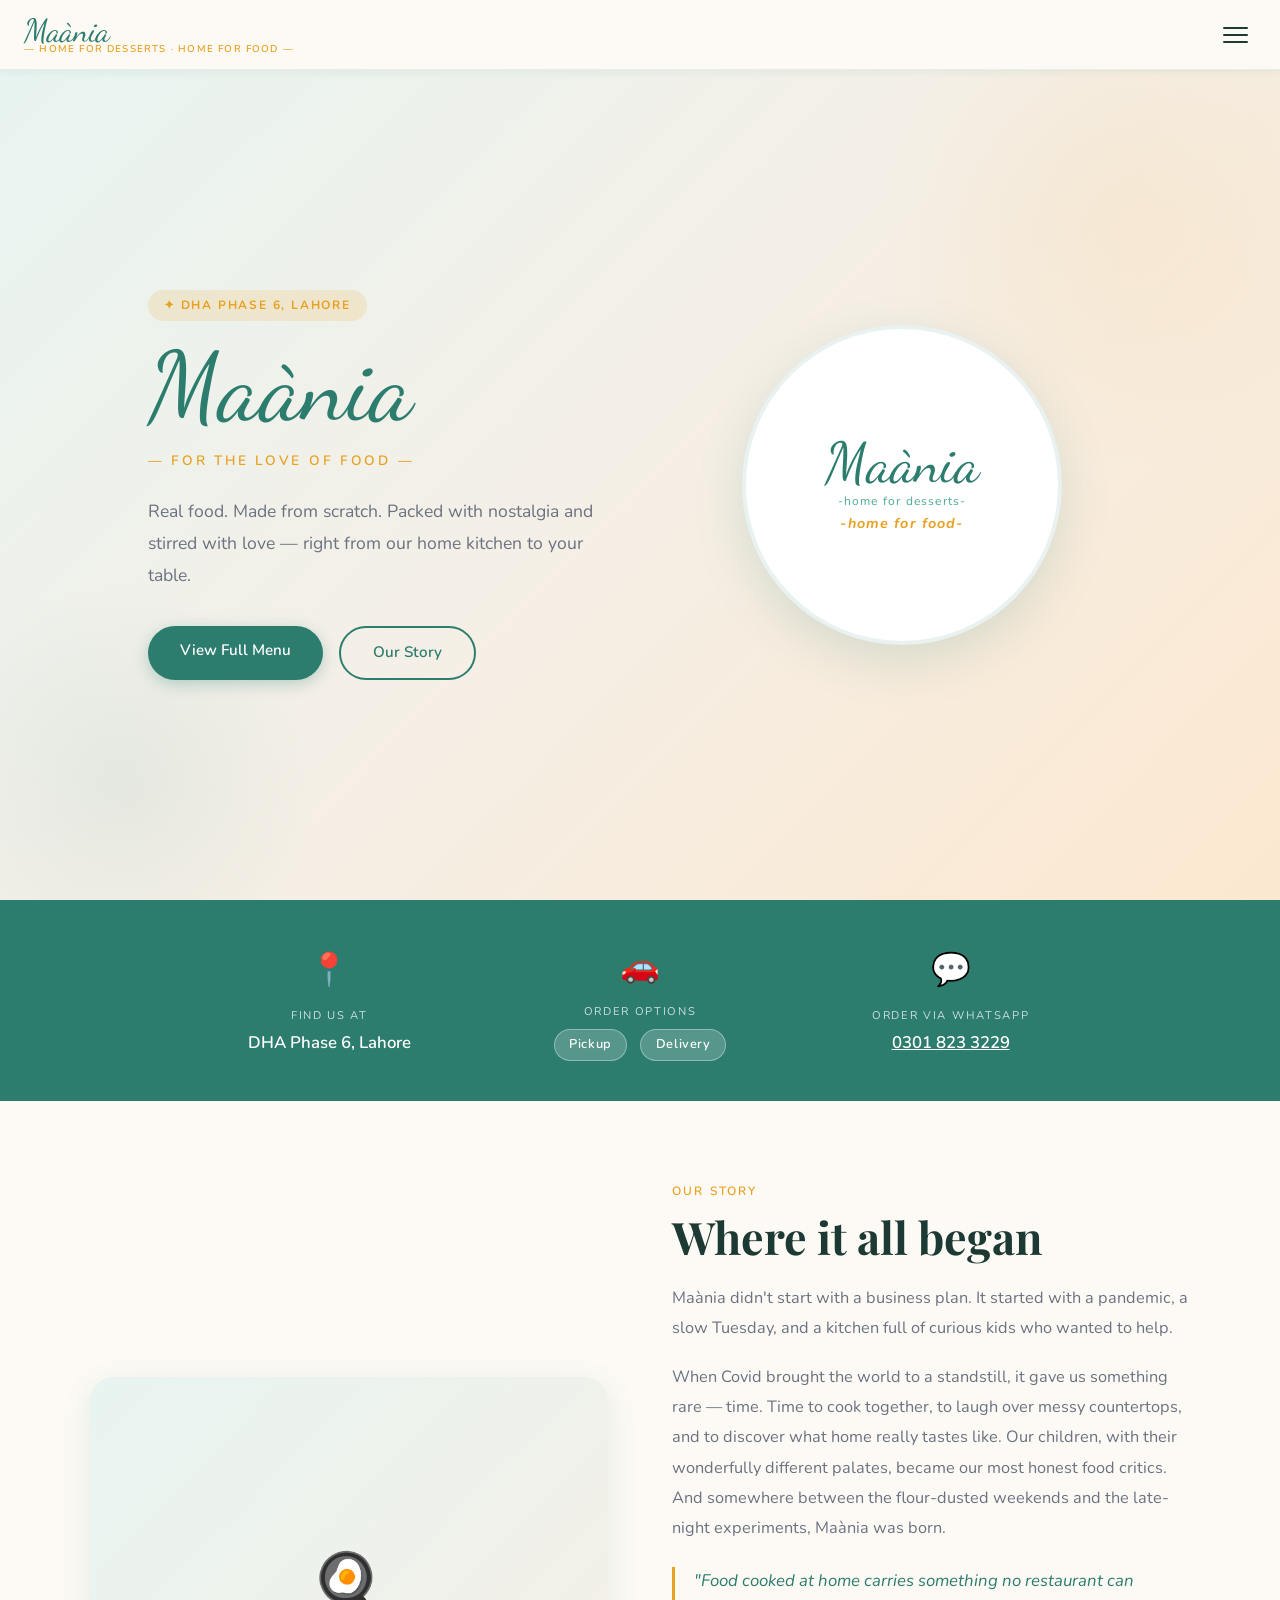
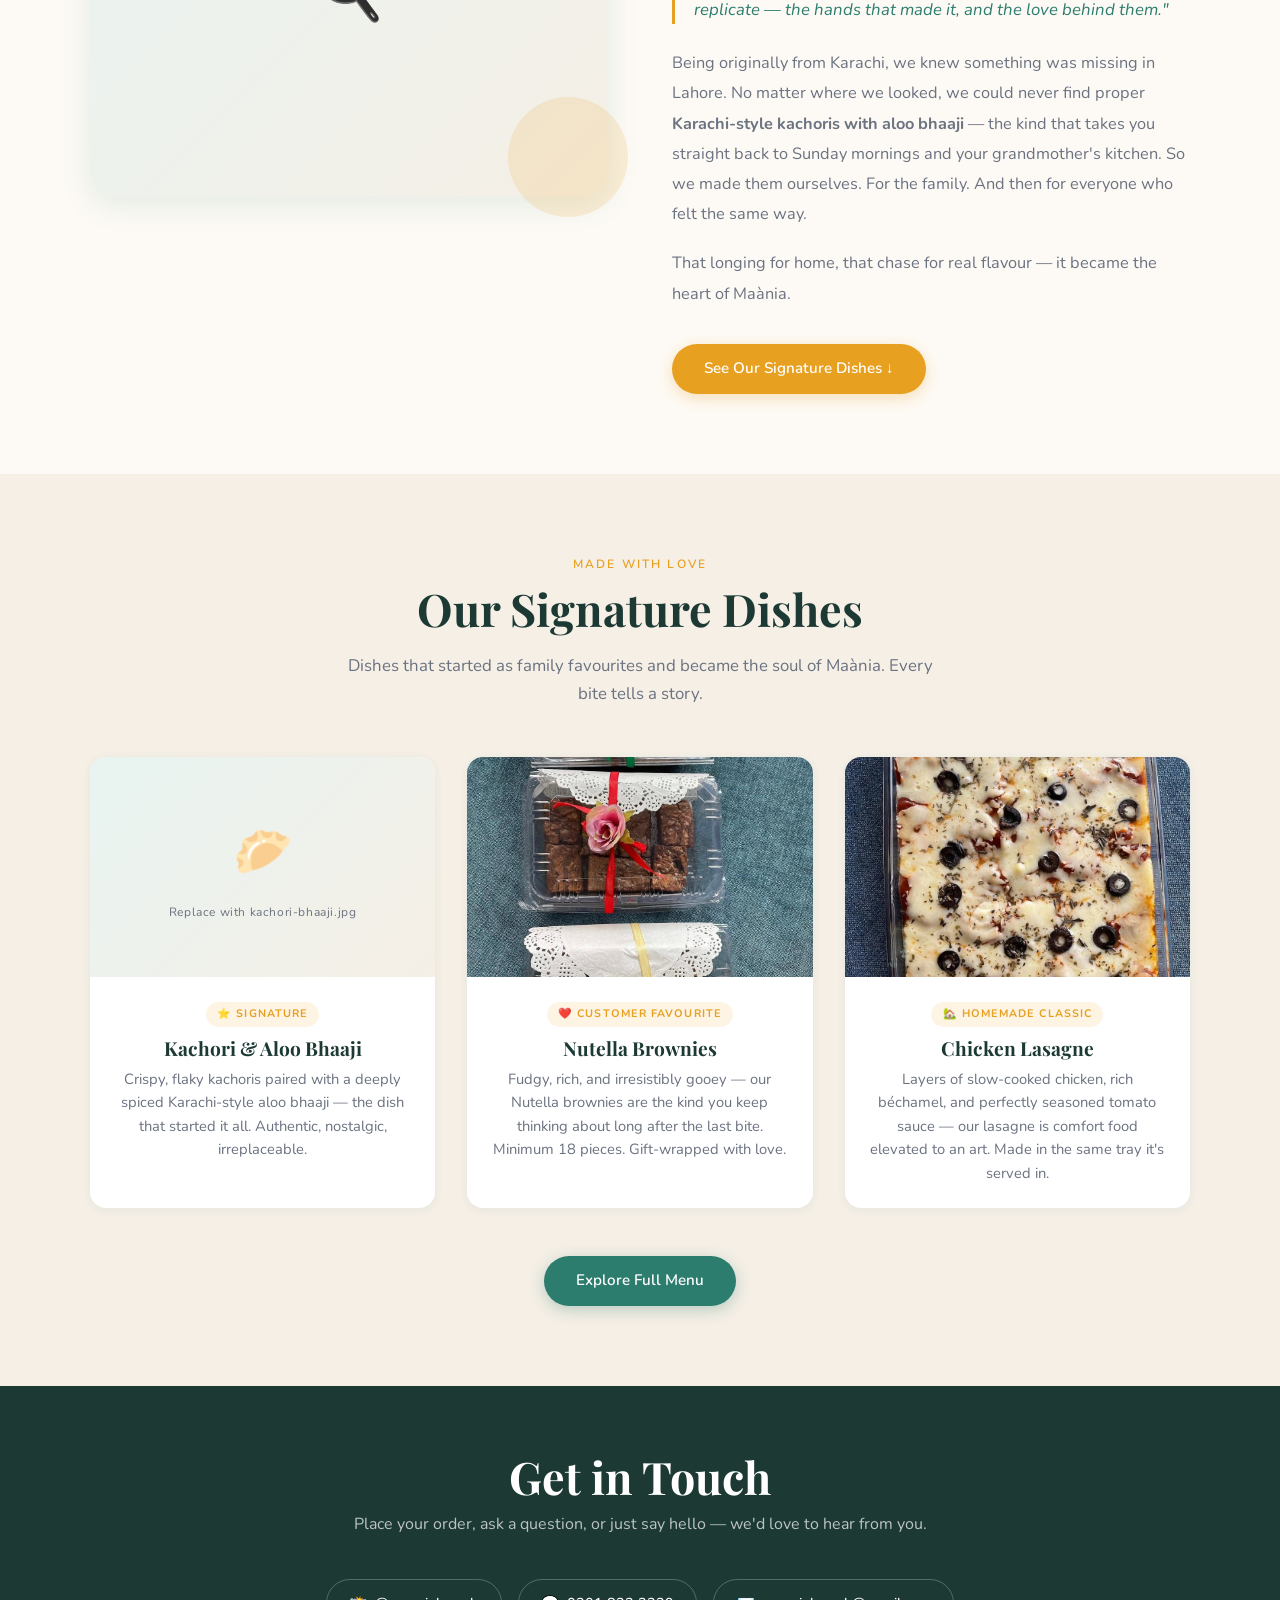
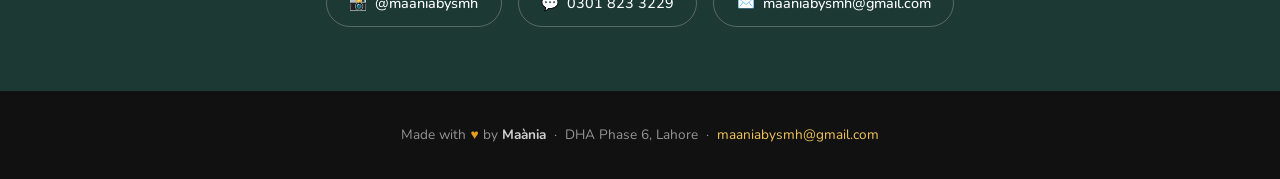
<file: index.html>
<!DOCTYPE html>
<html lang="en">
<head>
  <meta charset="UTF-8" />
  <meta name="viewport" content="width=device-width, initial-scale=1.0" />
  <title>Maània — Home for Desserts · Home for Food</title>
  <meta name="description" content="Maània is a home-based food brand from DHA Phase 6, Lahore, offering homemade dishes, platters, cakes, and more — made with love." />
  <link rel="stylesheet" href="style.css" />
  <!-- Replace the line below with your actual favicon path -->
  <!-- <link rel="icon" href="images/favicon.png" type="image/png" /> -->
</head>
<body>

<!-- ===== HEADER ===== -->
<header>
  <a href="index.html" class="logo-wrap">
    <span class="logo-name">Maània</span>
    <span class="logo-slogan">— home for desserts · home for food —</span>
  </a>
  <button class="hamburger" aria-label="Open menu">
    <span></span><span></span><span></span>
  </button>
</header>

<!-- ===== NAV OVERLAY ===== -->
<nav class="nav-overlay" role="navigation">
  <div class="nav-menu">
    <a href="index.html">Home</a>
    <a href="menu.html">Menu</a>
    <a href="dessert-platters.html">Dessert Platters</a>
    <a href="savoury-platters.html">Savoury Platters</a>
    <a href="cakes.html">Cakes</a>
    <a href="contact.html">Contact</a>
  </div>
</nav>

<main>

  <!-- ===== HERO ===== -->
  <section class="hero" id="home">
    <div class="hero-inner">
      <div class="hero-text">
        <span class="hero-tag">✦ DHA Phase 6, Lahore</span>
        <div class="hero-brand">Maània</div>
        <div class="hero-slogan">— for the love of food —</div>
        <p class="hero-intro">
          Real food. Made from scratch. Packed with nostalgia and stirred with love — right from our home kitchen to your table.
        </p>
        <div style="display:flex; gap:1rem; flex-wrap:wrap;">
          <a href="menu.html" class="btn btn-primary">View Full Menu</a>
          <a href="#story" class="btn btn-outline">Our Story</a>
        </div>
      </div>
      <div class="hero-visual">
        <div class="hero-logo-circle">
          <!--
            TO REPLACE: swap the div below with:
            <img src="logo.png" alt="Maània logo" />
          -->
          <div class="hero-logo-placeholder">
            <div class="lg-name">Maània</div>
            <div class="lg-tag1">-home for desserts-</div>
            <div class="lg-tag2">-home for food-</div>
          </div>
        </div>
      </div>
    </div>
  </section>

  <!-- ===== LOCATION STRIP ===== -->
  <div class="location-strip">
    <div class="location-grid">
      <div class="loc-item">
        <div class="loc-icon">📍</div>
        <div class="loc-label">Find us at</div>
        <div class="loc-value">DHA Phase 6, Lahore</div>
      </div>
      <div class="loc-item">
        <div class="loc-icon">🚗</div>
        <div class="loc-label">Order Options</div>
        <div class="service-badges">
          <span class="service-badge">Pickup</span>
          <span class="service-badge">Delivery</span>
        </div>
      </div>
      <div class="loc-item">
        <div class="loc-icon">💬</div>
        <div class="loc-label">Order via WhatsApp</div>
        <div class="loc-value">
          <a href="https://wa.me/923018233229" target="_blank" style="color:#fff; text-decoration:underline;">0301 823 3229</a>
        </div>
      </div>
    </div>
  </div>

  <!-- ===== OUR STORY ===== -->
  <section class="section section-cream" id="story">
    <div class="container">
      <div class="story-grid">
        <div class="story-img-wrap reveal">
          <!--
            TO REPLACE: swap the div below with:
            <img src="story-photo.jpg" alt="Cooking with family" class="story-img" />
          -->
          <div class="story-img-placeholder">🍳</div>
          <div class="story-accent"></div>
        </div>
        <div class="story-text reveal">
          <span class="section-label">Our Story</span>
          <h2 class="section-heading">Where it all began</h2>
          <p>
            Maània didn't start with a business plan. It started with a pandemic, a slow Tuesday, and a kitchen full of curious kids who wanted to help.
          </p>
          <p>
            When Covid brought the world to a standstill, it gave us something rare — time. Time to cook together, to laugh over messy countertops, and to discover what home really tastes like. Our children, with their wonderfully different palates, became our most honest food critics. And somewhere between the flour-dusted weekends and the late-night experiments, Maània was born.
          </p>
          <blockquote class="quote">
            "Food cooked at home carries something no restaurant can replicate — the hands that made it, and the love behind them."
          </blockquote>
          <p>
            Being originally from Karachi, we knew something was missing in Lahore. No matter where we looked, we could never find proper <strong>Karachi-style kachoris with aloo bhaaji</strong> — the kind that takes you straight back to Sunday mornings and your grandmother's kitchen. So we made them ourselves. For the family. And then for everyone who felt the same way.
          </p>
          <p>
            That longing for home, that chase for real flavour — it became the heart of Maània.
          </p>
          <a href="#signature" class="btn btn-gold" style="margin-top:1rem;">See Our Signature Dishes ↓</a>
        </div>
      </div>
    </div>
  </section>

  <!-- ===== SIGNATURE DISHES ===== -->
  <section class="section section-sand" id="signature">
    <div class="container text-center">
      <span class="section-label">Made with love</span>
      <h2 class="section-heading">Our Signature Dishes</h2>
      <p class="section-sub">
        Dishes that started as family favourites and became the soul of Maània. Every bite tells a story.
      </p>

      <div class="dishes-grid">

        <!-- DISH 1: Kachori & Bhaaji -->
        <div class="dish-card reveal">
          <!--
            TO REPLACE: remove the div below and add:
            <img src="kachori-bhaaji.jpg" alt="Kachori and Bhaaji" class="dish-card-img" />
          -->
          <div class="dish-img-placeholder">
            <span class="ph-icon">🥟</span>
            <span class="ph-text">Replace with kachori-bhaaji.jpg</span>
          </div>
          <div class="dish-card-body">
            <span class="dish-tag">⭐ Signature</span>
            <h3>Kachori &amp; Aloo Bhaaji</h3>
            <p>Crispy, flaky kachoris paired with a deeply spiced Karachi-style aloo bhaaji — the dish that started it all. Authentic, nostalgic, irreplaceable.</p>
          </div>
        </div>

        <!-- DISH 2: Nutella Brownies -->
        <div class="dish-card reveal">
          <img src="nutella-brownies.jpeg" alt="Nutella Brownies" class="dish-card-img" />
          <div class="dish-card-body">
            <span class="dish-tag">❤️ Customer Favourite</span>
            <h3>Nutella Brownies</h3>
            <p>Fudgy, rich, and irresistibly gooey — our Nutella brownies are the kind you keep thinking about long after the last bite. Minimum 18 pieces. Gift-wrapped with love.</p>
          </div>
        </div>

        <!-- DISH 3: Chicken Lasagne -->
        <div class="dish-card reveal">
          <img src="chicken-lasagne.jpeg" alt="Chicken Lasagne" class="dish-card-img" />
          <div class="dish-card-body">
            <span class="dish-tag">🏡 Homemade Classic</span>
            <h3>Chicken Lasagne</h3>
            <p>Layers of slow-cooked chicken, rich béchamel, and perfectly seasoned tomato sauce — our lasagne is comfort food elevated to an art. Made in the same tray it's served in.</p>
          </div>
        </div>

      </div>
      <a href="menu.html" class="btn btn-primary">Explore Full Menu</a>
    </div>
  </section>

  <!-- ===== HOME CONTACT STRIP ===== -->
  <section class="home-contact">
    <div class="container">
      <h2 class="section-heading" style="color:#fff;">Get in Touch</h2>
      <p>Place your order, ask a question, or just say hello — we'd love to hear from you.</p>
      <div class="contact-pills">
        <a href="https://www.instagram.com/maaniabysmh" target="_blank" class="contact-pill">
          📸 &nbsp;@maaniabysmh
        </a>
        <a href="https://wa.me/923018233229" target="_blank" class="contact-pill">
          💬 &nbsp;0301 823 3229
        </a>
        <a href="mailto:maaniabysmh@gmail.com" class="contact-pill">
          ✉️ &nbsp;maaniabysmh@gmail.com
        </a>
      </div>
    </div>
  </section>

</main>

<!-- ===== FOOTER ===== -->
<footer>
  <p>Made with <span>♥</span> by <strong style="color:rgba(255,255,255,0.8);">Maània</strong> &nbsp;·&nbsp; DHA Phase 6, Lahore &nbsp;·&nbsp; <a href="mailto:maaniabysmh@gmail.com">maaniabysmh@gmail.com</a></p>
</footer>

<script src="script.js"></script>
</body>
</html>
</file>
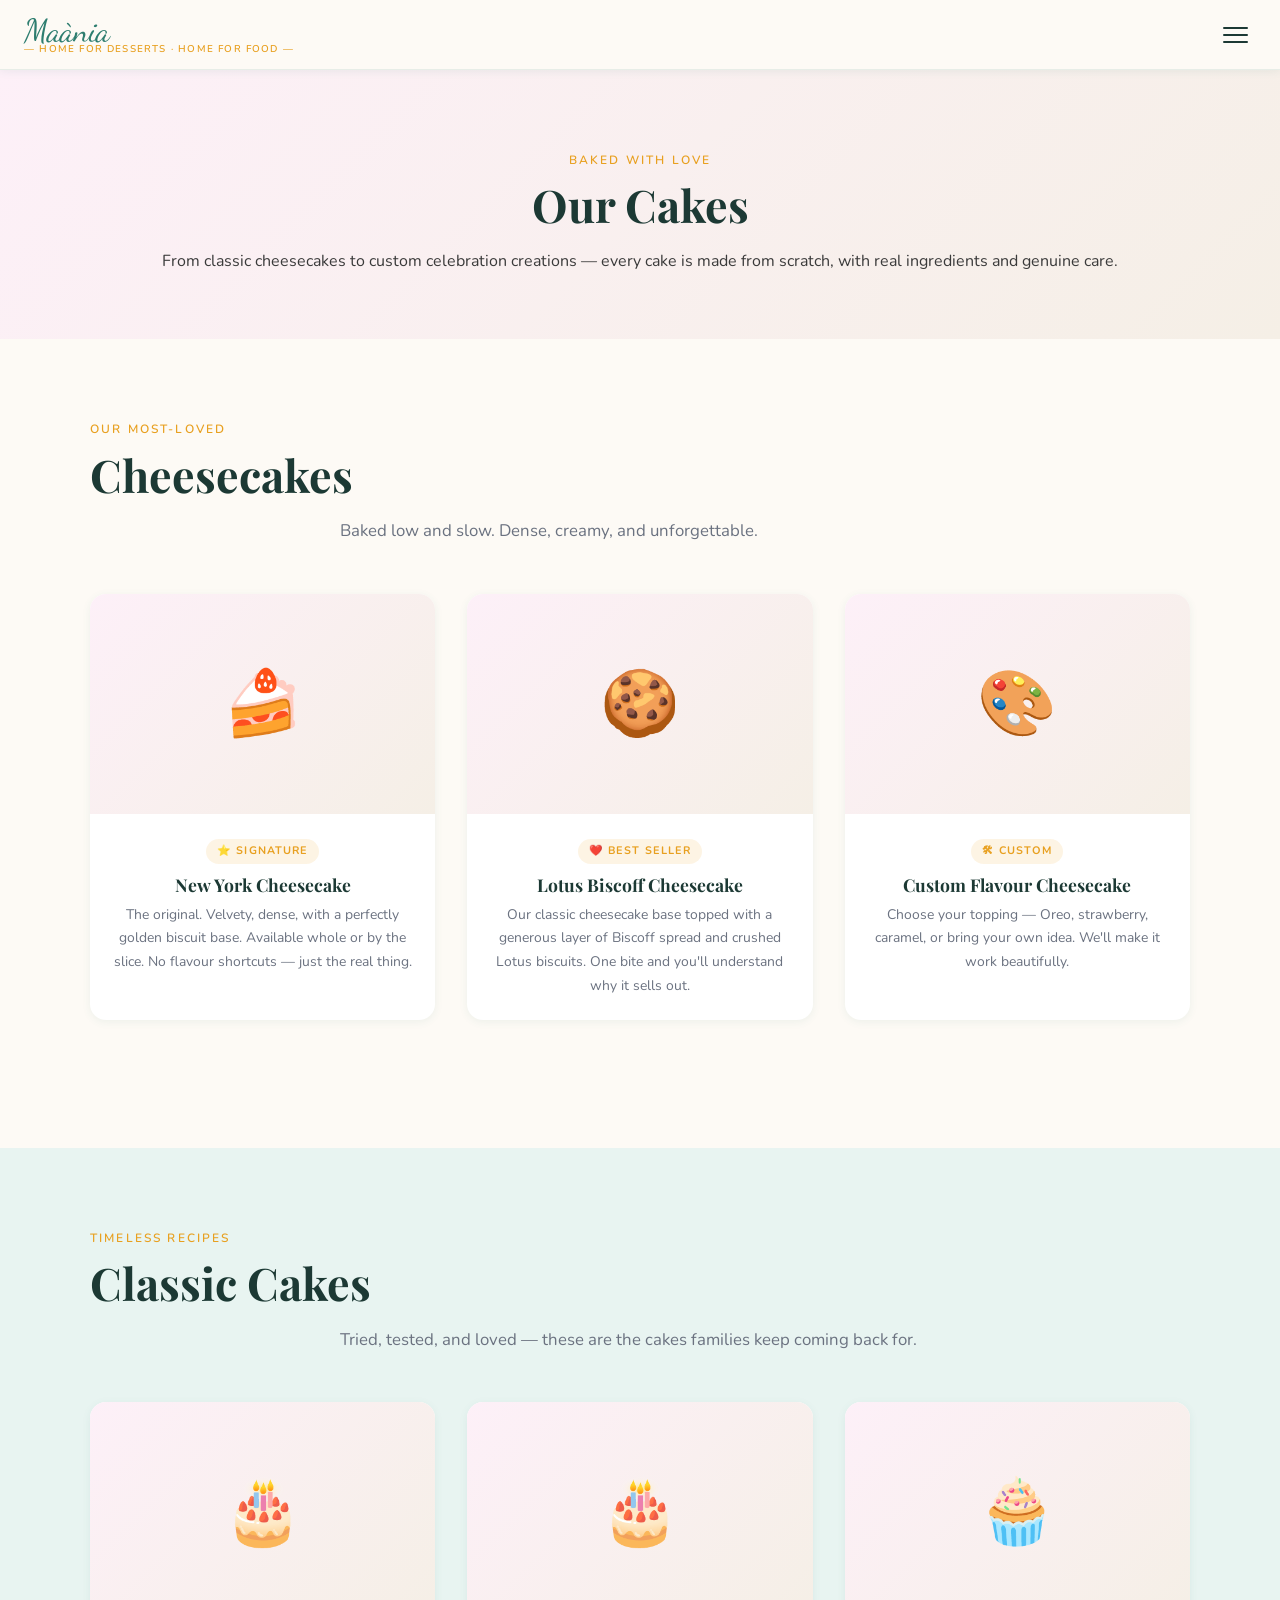
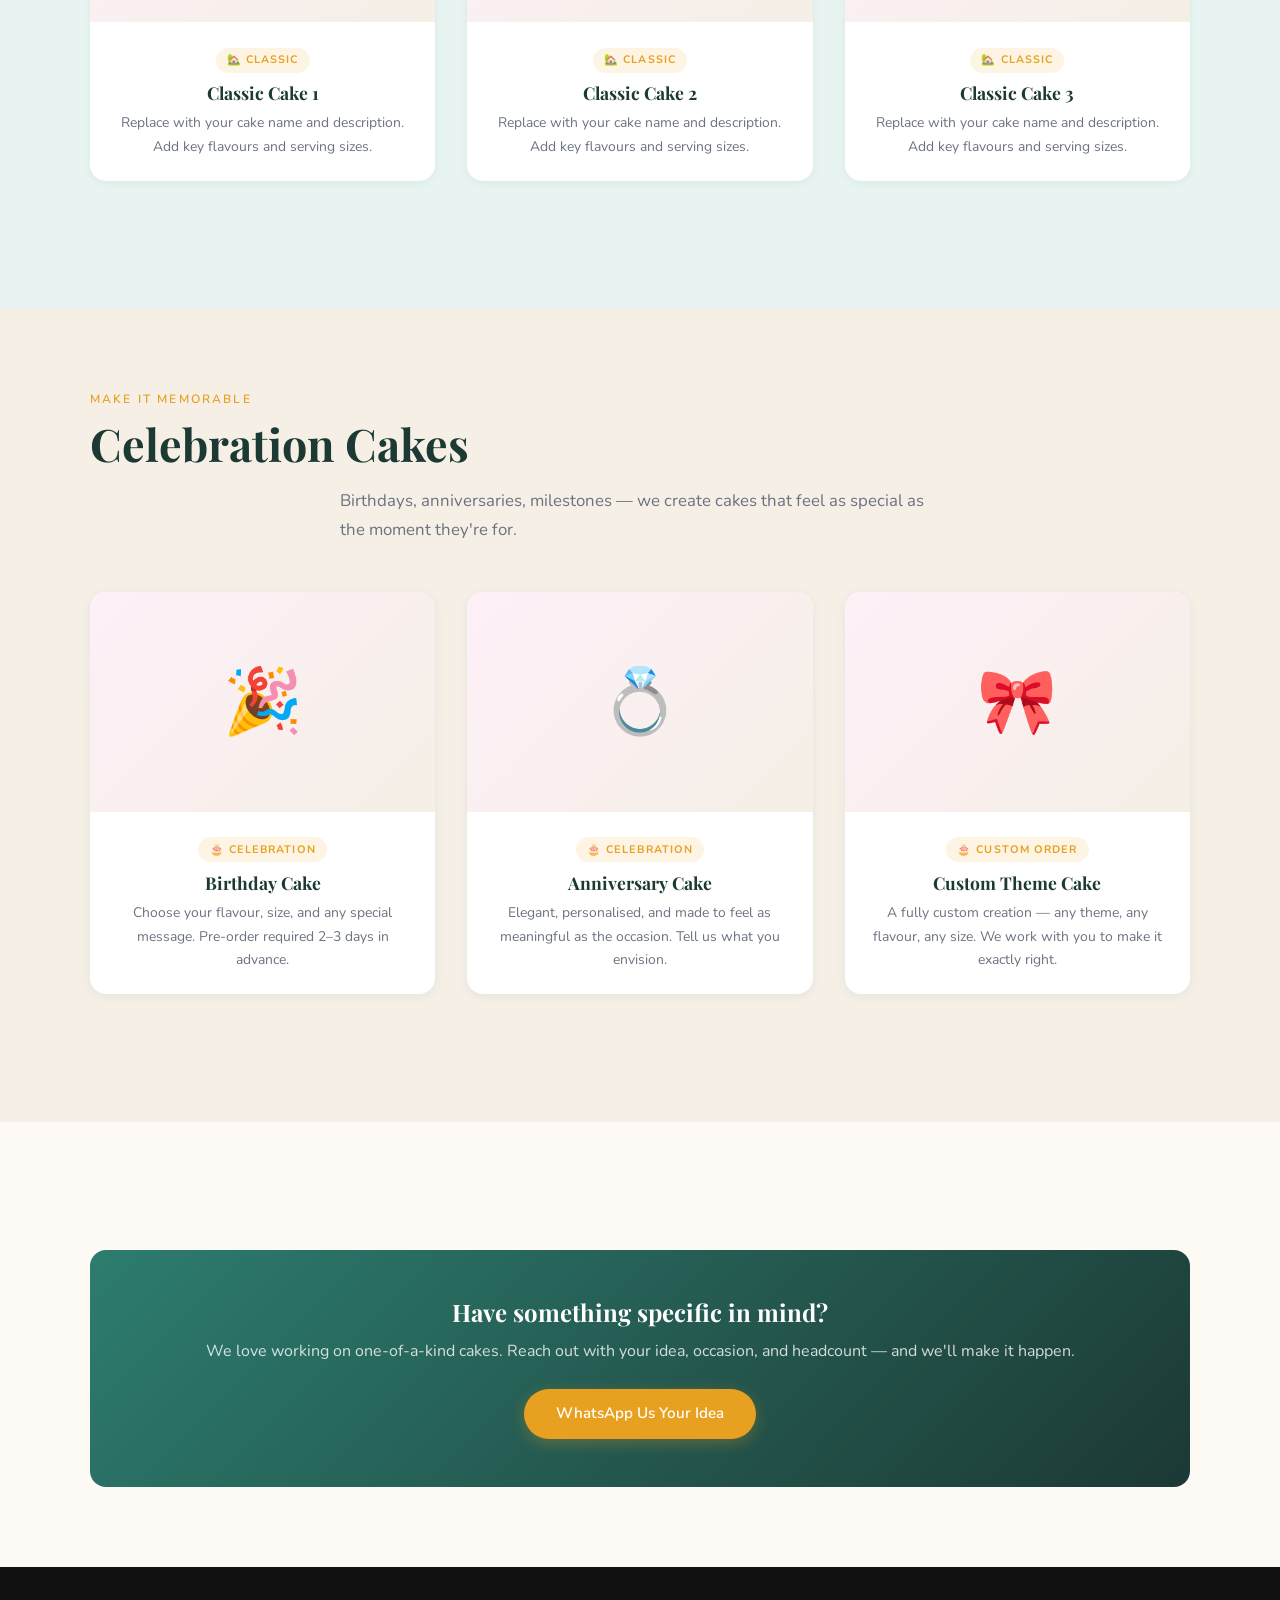
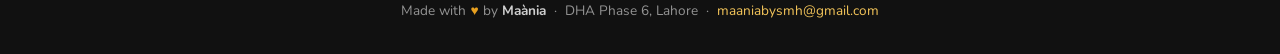
<file: cakes.html>
<!DOCTYPE html>
<html lang="en">
<head>
  <meta charset="UTF-8" />
  <meta name="viewport" content="width=device-width, initial-scale=1.0" />
  <title>Cakes — Maània</title>
  <link rel="stylesheet" href="style.css" />
</head>
<body>

<header>
  <a href="index.html" class="logo-wrap">
    <span class="logo-name">Maània</span>
    <span class="logo-slogan">— home for desserts · home for food —</span>
  </a>
  <button class="hamburger" aria-label="Open menu"><span></span><span></span><span></span></button>
</header>
<nav class="nav-overlay">
  <div class="nav-menu">
    <a href="index.html">Home</a>
    <a href="menu.html">Menu</a>
    <a href="dessert-platters.html">Dessert Platters</a>
    <a href="savoury-platters.html">Savoury Platters</a>
    <a href="cakes.html">Cakes</a>
    <a href="contact.html">Contact</a>
  </div>
</nav>

<main>

  <!-- HERO -->
  <div class="cakes-hero">
    <span class="section-label">Baked with love</span>
    <h1 class="section-heading">Our Cakes</h1>
    <p>From classic cheesecakes to custom celebration creations — every cake is made from scratch, with real ingredients and genuine care.</p>
  </div>

  <!-- CHEESECAKES -->
  <section class="section section-cream">
    <div class="container">
      <span class="section-label">Our most-loved</span>
      <h2 class="section-heading reveal">Cheesecakes</h2>
      <p class="section-sub reveal">Baked low and slow. Dense, creamy, and unforgettable.</p>

      <div class="dishes-grid">

        <div class="cake-card reveal">
          <!-- Replace with: <img src="images/ny-cheesecake.jpg" class="dish-card-img" alt="New York Cheesecake"> -->
          <div class="cake-img-placeholder">🍰</div>
          <div class="cake-card-body">
            <span class="dish-tag">⭐ Signature</span>
            <h3>New York Cheesecake</h3>
            <p>The original. Velvety, dense, with a perfectly golden biscuit base. Available whole or by the slice. No flavour shortcuts — just the real thing.</p>
          </div>
        </div>

        <div class="cake-card reveal">
          <!-- Replace with: <img src="images/lotus-cheesecake.jpg" class="dish-card-img" alt="Lotus Cheesecake"> -->
          <div class="cake-img-placeholder">🍪</div>
          <div class="cake-card-body">
            <span class="dish-tag">❤️ Best Seller</span>
            <h3>Lotus Biscoff Cheesecake</h3>
            <p>Our classic cheesecake base topped with a generous layer of Biscoff spread and crushed Lotus biscuits. One bite and you'll understand why it sells out.</p>
          </div>
        </div>

        <div class="cake-card reveal">
          <!-- Replace with: <img src="images/cheesecake-3.jpg" class="dish-card-img" alt="Custom Cheesecake"> -->
          <div class="cake-img-placeholder">🎨</div>
          <div class="cake-card-body">
            <span class="dish-tag">🛠 Custom</span>
            <h3>Custom Flavour Cheesecake</h3>
            <p>Choose your topping — Oreo, strawberry, caramel, or bring your own idea. We'll make it work beautifully.</p>
          </div>
        </div>

      </div>
    </div>
  </section>

  <!-- CLASSIC CAKES -->
  <section class="section section-pale">
    <div class="container">
      <span class="section-label">Timeless recipes</span>
      <h2 class="section-heading reveal">Classic Cakes</h2>
      <p class="section-sub reveal">Tried, tested, and loved — these are the cakes families keep coming back for.</p>

      <div class="dishes-grid">

        <div class="cake-card reveal">
          <div class="cake-img-placeholder">🎂</div>
          <div class="cake-card-body">
            <span class="dish-tag">🏡 Classic</span>
            <h3>Classic Cake 1</h3>
            <p>Replace with your cake name and description. Add key flavours and serving sizes.</p>
          </div>
        </div>

        <div class="cake-card reveal">
          <div class="cake-img-placeholder">🎂</div>
          <div class="cake-card-body">
            <span class="dish-tag">🏡 Classic</span>
            <h3>Classic Cake 2</h3>
            <p>Replace with your cake name and description. Add key flavours and serving sizes.</p>
          </div>
        </div>

        <div class="cake-card reveal">
          <div class="cake-img-placeholder">🧁</div>
          <div class="cake-card-body">
            <span class="dish-tag">🏡 Classic</span>
            <h3>Classic Cake 3</h3>
            <p>Replace with your cake name and description. Add key flavours and serving sizes.</p>
          </div>
        </div>

      </div>
    </div>
  </section>

  <!-- CELEBRATION CAKES -->
  <section class="section section-sand">
    <div class="container">
      <span class="section-label">Make it memorable</span>
      <h2 class="section-heading reveal">Celebration Cakes</h2>
      <p class="section-sub reveal">Birthdays, anniversaries, milestones — we create cakes that feel as special as the moment they're for.</p>

      <div class="dishes-grid">

        <div class="cake-card reveal">
          <div class="cake-img-placeholder">🎉</div>
          <div class="cake-card-body">
            <span class="dish-tag">🎂 Celebration</span>
            <h3>Birthday Cake</h3>
            <p>Choose your flavour, size, and any special message. Pre-order required 2–3 days in advance.</p>
          </div>
        </div>

        <div class="cake-card reveal">
          <div class="cake-img-placeholder">💍</div>
          <div class="cake-card-body">
            <span class="dish-tag">🎂 Celebration</span>
            <h3>Anniversary Cake</h3>
            <p>Elegant, personalised, and made to feel as meaningful as the occasion. Tell us what you envision.</p>
          </div>
        </div>

        <div class="cake-card reveal">
          <div class="cake-img-placeholder">🎀</div>
          <div class="cake-card-body">
            <span class="dish-tag">🎂 Custom Order</span>
            <h3>Custom Theme Cake</h3>
            <p>A fully custom creation — any theme, any flavour, any size. We work with you to make it exactly right.</p>
          </div>
        </div>

      </div>
    </div>
  </section>

  <!-- CUSTOM CAKES BANNER -->
  <section class="section section-cream">
    <div class="container">
      <div class="custom-banner reveal">
        <h3>Have something specific in mind?</h3>
        <p>We love working on one-of-a-kind cakes. Reach out with your idea, occasion, and headcount — and we'll make it happen.</p>
        <a href="https://wa.me/923018233229" target="_blank" class="btn btn-gold">WhatsApp Us Your Idea</a>
      </div>
    </div>
  </section>

</main>

<footer>
  <p>Made with <span>♥</span> by <strong style="color:rgba(255,255,255,0.8);">Maània</strong> &nbsp;·&nbsp; DHA Phase 6, Lahore &nbsp;·&nbsp; <a href="mailto:maaniabysmh@gmail.com">maaniabysmh@gmail.com</a></p>
</footer>

<script src="script.js"></script>
</body>
</html>
</file>
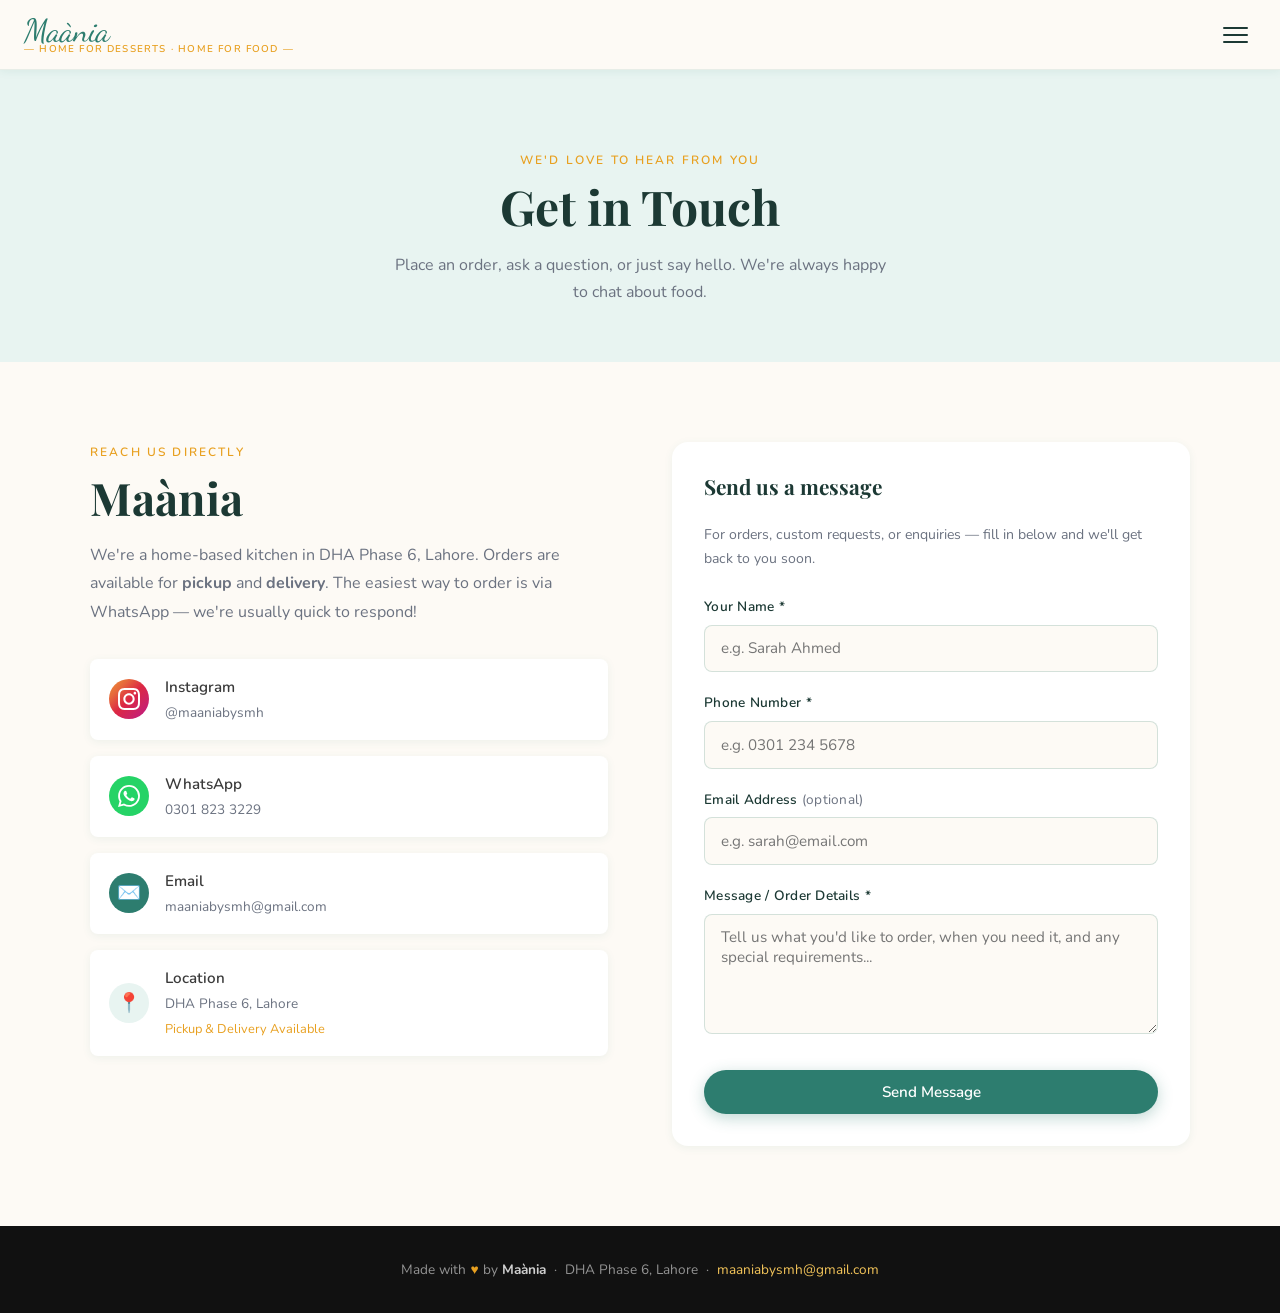
<file: contact.html>
<!DOCTYPE html>
<html lang="en">
<head>
  <meta charset="UTF-8" />
  <meta name="viewport" content="width=device-width, initial-scale=1.0" />
  <title>Contact — Maània</title>
  <link rel="stylesheet" href="style.css" />
</head>
<body>

<header>
  <a href="index.html" class="logo-wrap">
    <span class="logo-name">Maània</span>
    <span class="logo-slogan">— home for desserts · home for food —</span>
  </a>
  <button class="hamburger" aria-label="Open menu"><span></span><span></span><span></span></button>
</header>
<nav class="nav-overlay">
  <div class="nav-menu">
    <a href="index.html">Home</a>
    <a href="menu.html">Menu</a>
    <a href="dessert-platters.html">Dessert Platters</a>
    <a href="savoury-platters.html">Savoury Platters</a>
    <a href="cakes.html">Cakes</a>
    <a href="contact.html">Contact</a>
  </div>
</nav>

<main>

  <!-- HERO -->
  <div class="page-hero section-pale">
    <span class="section-label">We'd love to hear from you</span>
    <h1 class="section-heading">Get in Touch</h1>
    <p>Place an order, ask a question, or just say hello. We're always happy to chat about food.</p>
  </div>

  <!-- CONTACT SECTION -->
  <section class="section section-cream">
    <div class="container">
      <div class="contact-grid">

        <!-- LEFT: Info -->
        <div class="contact-info reveal">
          <span class="section-label">Reach us directly</span>
          <h2 class="section-heading">Maània</h2>
          <p>
            We're a home-based kitchen in DHA Phase 6, Lahore. Orders are available for <strong>pickup</strong> and <strong>delivery</strong>. The easiest way to order is via WhatsApp — we're usually quick to respond!
          </p>

          <div class="contact-links">

            <a href="https://www.instagram.com/maaniabysmh?igsh=MTgyemZ3OXR0OG12OA==" target="_blank" class="contact-link">
              <span class="contact-link-icon ig">
                <svg xmlns="http://www.w3.org/2000/svg" width="22" height="22" viewBox="0 0 24 24" fill="white">
                  <path d="M12 2.163c3.204 0 3.584.012 4.85.07 3.252.148 4.771 1.691 4.919 4.919.058 1.265.069 1.645.069 4.849 0 3.205-.012 3.584-.069 4.849-.149 3.225-1.664 4.771-4.919 4.919-1.266.058-1.644.07-4.85.07-3.204 0-3.584-.012-4.849-.07-3.26-.149-4.771-1.699-4.919-4.92-.058-1.265-.07-1.644-.07-4.849 0-3.204.013-3.583.07-4.849.149-3.227 1.664-4.771 4.919-4.919 1.266-.057 1.645-.069 4.849-.069zm0-2.163c-3.259 0-3.667.014-4.947.072-4.358.2-6.78 2.618-6.98 6.98-.059 1.281-.073 1.689-.073 4.948 0 3.259.014 3.668.072 4.948.2 4.358 2.618 6.78 6.98 6.98 1.281.058 1.689.072 4.948.072 3.259 0 3.668-.014 4.948-.072 4.354-.2 6.782-2.618 6.979-6.98.059-1.28.073-1.689.073-4.948 0-3.259-.014-3.667-.072-4.947-.196-4.354-2.617-6.78-6.979-6.98-1.281-.059-1.69-.073-4.949-.073zm0 5.838c-3.403 0-6.162 2.759-6.162 6.162s2.759 6.163 6.162 6.163 6.162-2.759 6.162-6.163c0-3.403-2.759-6.162-6.162-6.162zm0 10.162c-2.209 0-4-1.79-4-4 0-2.209 1.791-4 4-4s4 1.791 4 4c0 2.21-1.791 4-4 4zm6.406-11.845c-.796 0-1.441.645-1.441 1.44s.645 1.44 1.441 1.44c.795 0 1.439-.645 1.439-1.44s-.644-1.44-1.439-1.44z"/>
                </svg>
              </span>
              <div>
                <div style="font-weight:600;">Instagram</div>
                <div style="font-size:0.85rem; color:var(--text-light);">@maaniabysmh</div>
              </div>
            </a>

            <a href="https://wa.me/923018233229" target="_blank" class="contact-link">
              <span class="contact-link-icon wa">
                <svg xmlns="http://www.w3.org/2000/svg" width="22" height="22" viewBox="0 0 24 24" fill="white">
                  <path d="M17.472 14.382c-.297-.149-1.758-.867-2.03-.967-.273-.099-.471-.148-.67.15-.197.297-.767.966-.94 1.164-.173.199-.347.223-.644.075-.297-.15-1.255-.463-2.39-1.475-.883-.788-1.48-1.761-1.653-2.059-.173-.297-.018-.458.13-.606.134-.133.298-.347.446-.52.149-.174.198-.298.298-.497.099-.198.05-.371-.025-.52-.075-.149-.669-1.612-.916-2.207-.242-.579-.487-.5-.669-.51-.173-.008-.371-.01-.57-.01-.198 0-.52.074-.792.372-.272.297-1.04 1.016-1.04 2.479 0 1.462 1.065 2.875 1.213 3.074.149.198 2.096 3.2 5.077 4.487.709.306 1.262.489 1.694.625.712.227 1.36.195 1.871.118.571-.085 1.758-.719 2.006-1.413.248-.694.248-1.289.173-1.413-.074-.124-.272-.198-.57-.347m-5.421 7.403h-.004a9.87 9.87 0 01-5.031-1.378l-.361-.214-3.741.982.998-3.648-.235-.374a9.86 9.86 0 01-1.51-5.26c.001-5.45 4.436-9.884 9.888-9.884 2.64 0 5.122 1.03 6.988 2.898a9.825 9.825 0 012.893 6.994c-.003 5.45-4.437 9.884-9.885 9.884m8.413-18.297A11.815 11.815 0 0012.05 0C5.495 0 .16 5.335.157 11.892c0 2.096.547 4.142 1.588 5.945L.057 24l6.305-1.654a11.882 11.882 0 005.683 1.448h.005c6.554 0 11.89-5.335 11.893-11.893a11.821 11.821 0 00-3.48-8.413z"/>
                </svg>
              </span>
              <div>
                <div style="font-weight:600;">WhatsApp</div>
                <div style="font-size:0.85rem; color:var(--text-light);">0301 823 3229</div>
              </div>
            </a>

            <a href="mailto:maaniabysmh@gmail.com" class="contact-link">
              <span class="contact-link-icon em">✉️</span>
              <div>
                <div style="font-weight:600;">Email</div>
                <div style="font-size:0.85rem; color:var(--text-light);">maaniabysmh@gmail.com</div>
              </div>
            </a>

            <div class="contact-link" style="cursor:default;">
              <span class="contact-link-icon lo">📍</span>
              <div>
                <div style="font-weight:600;">Location</div>
                <div style="font-size:0.85rem; color:var(--text-light);">DHA Phase 6, Lahore</div>
                <div style="font-size:0.8rem; color:var(--gold); margin-top:4px;">Pickup &amp; Delivery Available</div>
              </div>
            </div>

          </div>
        </div>

        <!-- RIGHT: Form -->
        <div class="reveal">
          <div class="contact-form">
            <h3>Send us a message</h3>
            <p style="font-size:0.88rem; color:var(--text-light); margin-bottom:1.5rem;">
              For orders, custom requests, or enquiries — fill in below and we'll get back to you soon.
            </p>

            <form id="contactForm" novalidate>

              <div class="form-group">
                <label for="name">Your Name *</label>
                <input type="text" id="name" name="name" placeholder="e.g. Sarah Ahmed" autocomplete="name" />
                <span class="form-error">Please enter your name.</span>
              </div>

              <div class="form-group">
                <label for="phone">Phone Number *</label>
                <input type="tel" id="phone" name="phone" placeholder="e.g. 0301 234 5678" autocomplete="tel" />
                <span class="form-error">Please enter a valid phone number.</span>
              </div>

              <div class="form-group">
                <label for="email">Email Address <span style="font-weight:400; color:var(--text-light);">(optional)</span></label>
                <input type="email" id="email" name="email" placeholder="e.g. sarah@email.com" autocomplete="email" />
                <span class="form-error">Please enter a valid email address.</span>
              </div>

              <div class="form-group">
                <label for="message">Message / Order Details *</label>
                <textarea id="message" name="message" placeholder="Tell us what you'd like to order, when you need it, and any special requirements..."></textarea>
                <span class="form-error">Please add a message or order details.</span>
              </div>

              <button type="submit" class="btn btn-primary" style="width:100%; margin-top:0.5rem;">
                Send Message
              </button>

            </form>

            <div id="formSuccess" class="form-success">
              <div class="success-icon">✅</div>
              <h3>Message sent!</h3>
              <p>Thank you for reaching out. We'll get back to you shortly — or feel free to WhatsApp us for a faster reply.</p>
              <a href="https://wa.me/923018233229" target="_blank" class="btn btn-gold" style="margin-top:1rem;">Open WhatsApp</a>
            </div>

          </div>
        </div>

      </div>
    </div>
  </section>

</main>

<footer>
  <p>Made with <span>♥</span> by <strong style="color:rgba(255,255,255,0.8);">Maània</strong> &nbsp;·&nbsp; DHA Phase 6, Lahore &nbsp;·&nbsp; <a href="mailto:maaniabysmh@gmail.com">maaniabysmh@gmail.com</a></p>
</footer>

<script src="script.js"></script>
</body>
</html>
</file>
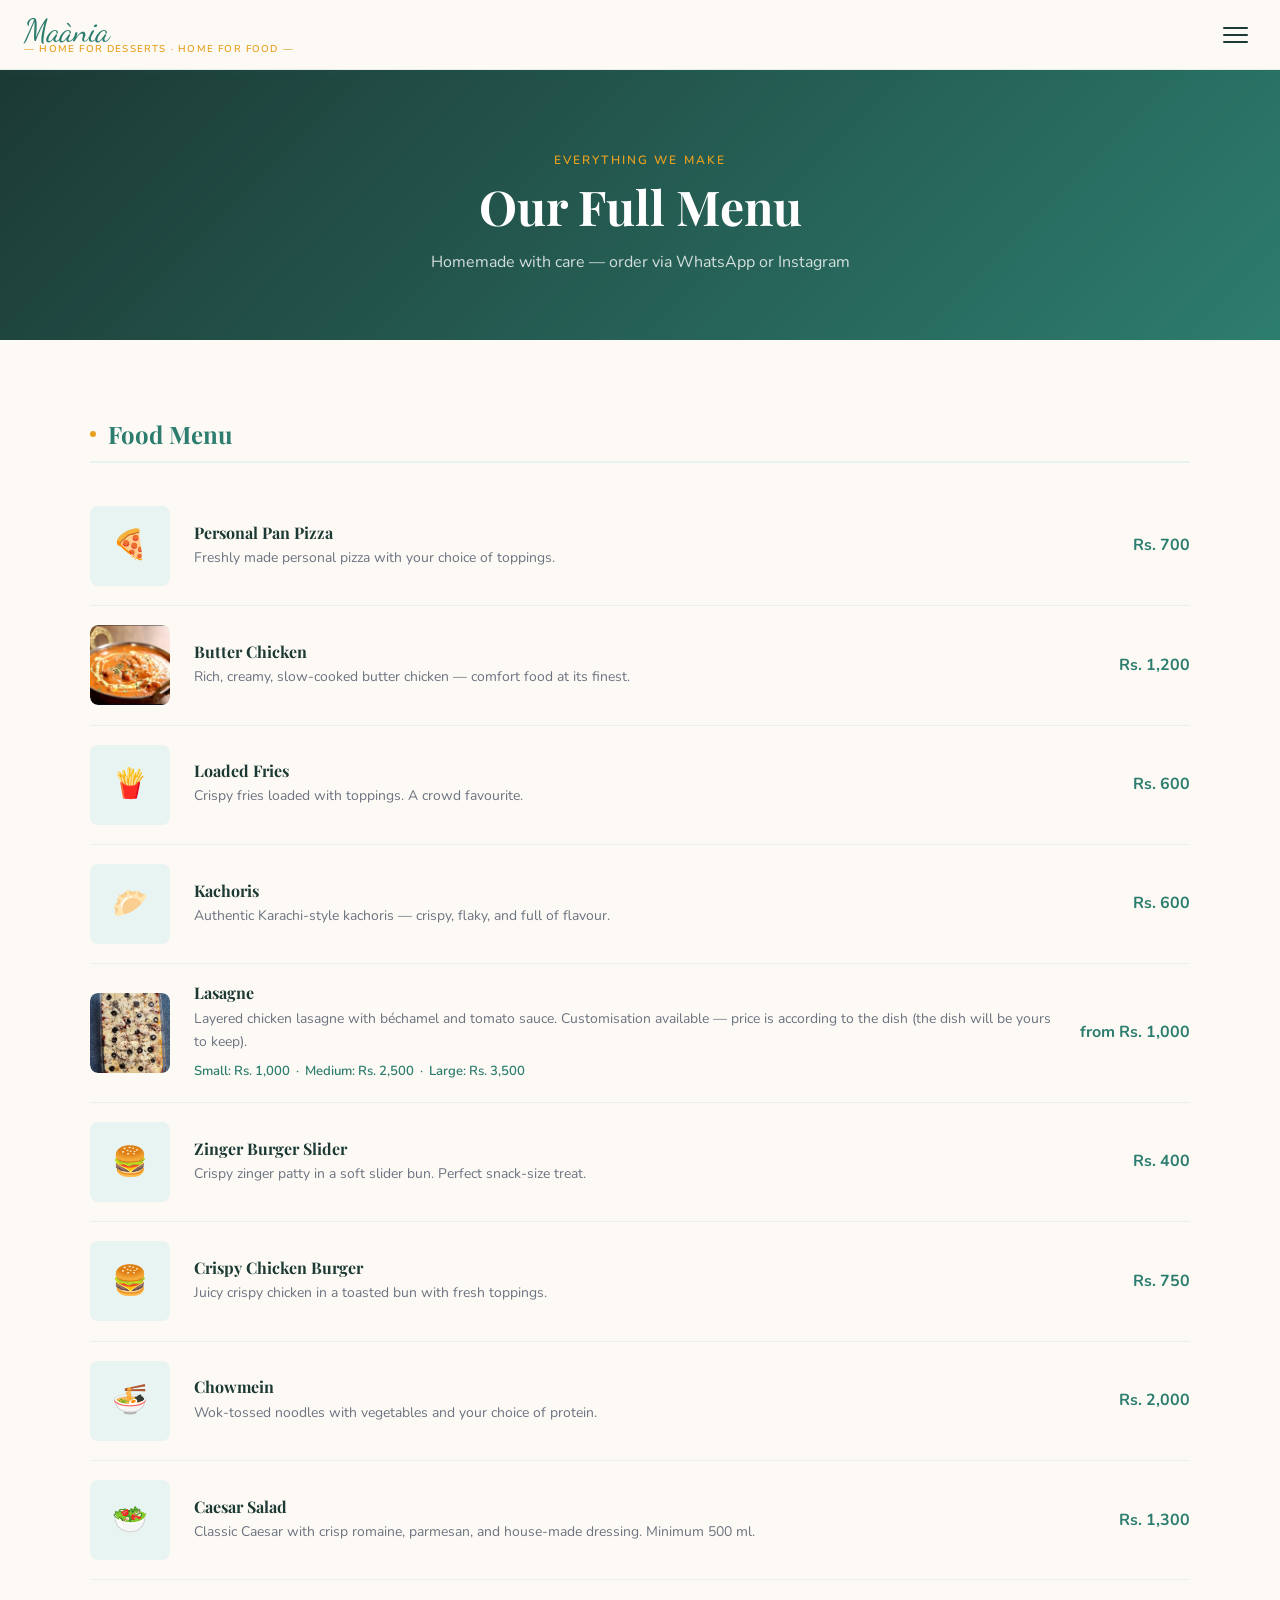
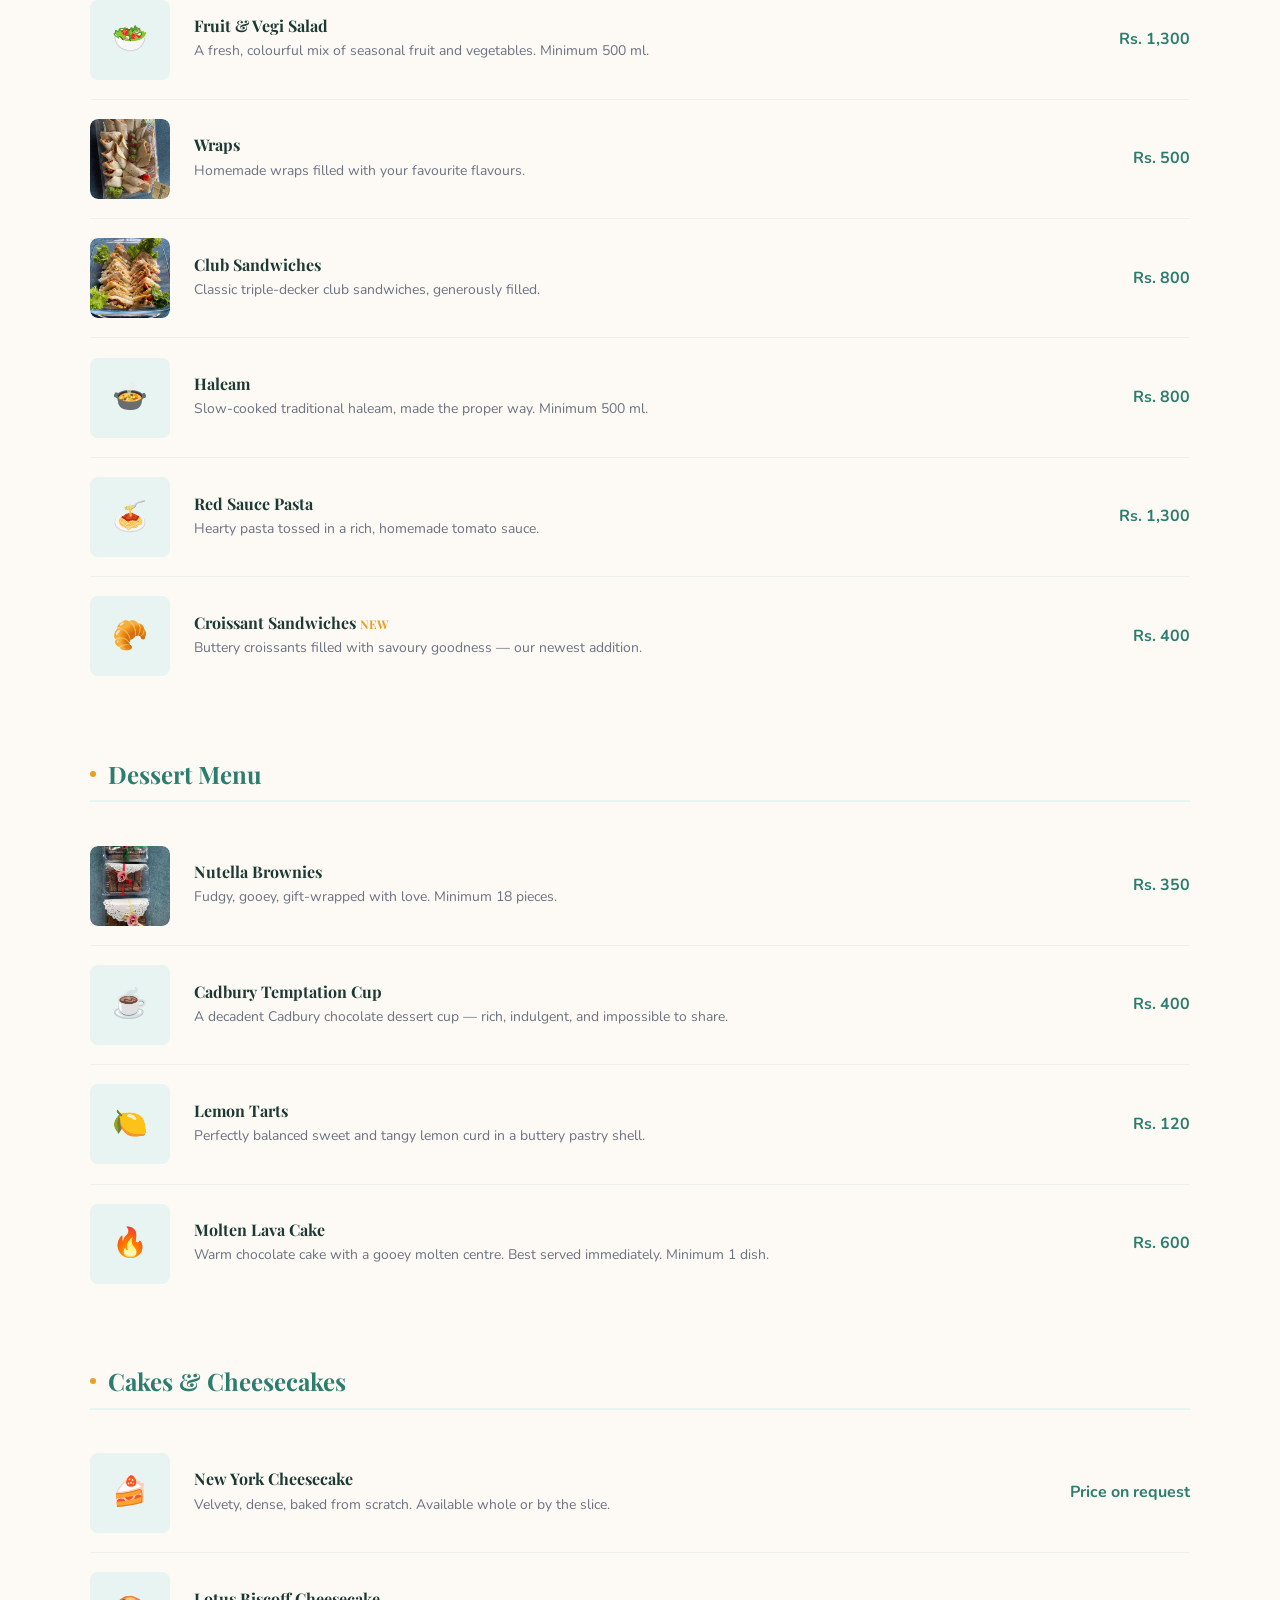
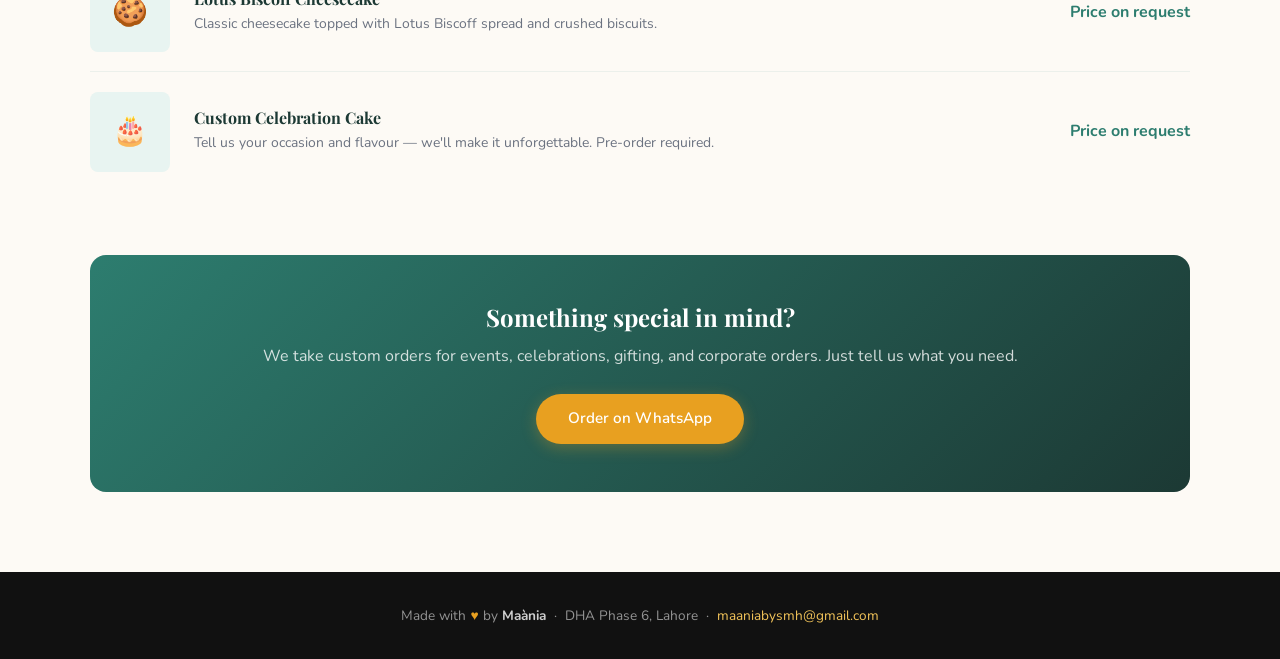
<file: menu.html>
<!DOCTYPE html>
<html lang="en">
<head>
  <meta charset="UTF-8" />
  <meta name="viewport" content="width=device-width, initial-scale=1.0" />
  <title>Menu — Maània</title>
  <meta name="description" content="Explore Maània's full menu — signature dishes, savoury items, desserts, cakes, and platters made fresh at home." />
  <link rel="stylesheet" href="style.css" />
</head>
<body>

<header>
  <a href="index.html" class="logo-wrap">
    <span class="logo-name">Maània</span>
    <span class="logo-slogan">— home for desserts · home for food —</span>
  </a>
  <button class="hamburger" aria-label="Open menu"><span></span><span></span><span></span></button>
</header>
<nav class="nav-overlay">
  <div class="nav-menu">
    <a href="index.html">Home</a>
    <a href="menu.html">Menu</a>
    <a href="dessert-platters.html">Dessert Platters</a>
    <a href="savoury-platters.html">Savoury Platters</a>
    <a href="cakes.html">Cakes</a>
    <a href="contact.html">Contact</a>
  </div>
</nav>

<main>

  <!-- HERO -->
  <div class="menu-hero">
    <span class="section-label">Everything we make</span>
    <h1>Our Full Menu</h1>
    <p>Homemade with care — order via WhatsApp or Instagram</p>
  </div>

  <section class="section section-cream">
    <div class="container">

      <!-- ── FOOD MENU ── -->
      <div class="menu-section reveal">
        <h2 class="menu-section-title">Food Menu</h2>
        <div class="menu-items">

          <div class="menu-item">
            <div class="menu-item-img-wrap">🍕</div>
            <div class="menu-item-info">
              <h4>Personal Pan Pizza</h4>
              <p>Freshly made personal pizza with your choice of toppings.</p>
            </div>
            <span class="menu-item-price">Rs. 700</span>
          </div>

          <div class="menu-item">
            <div class="menu-item-img-wrap"><img src="butter-chicken.jpeg" alt="Butter Chicken" /></div>
            <div class="menu-item-info">
              <h4>Butter Chicken</h4>
              <p>Rich, creamy, slow-cooked butter chicken — comfort food at its finest.</p>
            </div>
            <span class="menu-item-price">Rs. 1,200</span>
          </div>

          <div class="menu-item">
            <div class="menu-item-img-wrap">🍟</div>
            <div class="menu-item-info">
              <h4>Loaded Fries</h4>
              <p>Crispy fries loaded with toppings. A crowd favourite.</p>
            </div>
            <span class="menu-item-price">Rs. 600</span>
          </div>

          <div class="menu-item">
            <div class="menu-item-img-wrap">🥟</div>
            <div class="menu-item-info">
              <h4>Kachoris</h4>
              <p>Authentic Karachi-style kachoris — crispy, flaky, and full of flavour.</p>
            </div>
            <span class="menu-item-price">Rs. 600</span>
          </div>

          <div class="menu-item">
            <div class="menu-item-img-wrap"><img src="chicken-lasagne.jpeg" alt="Lasagne" /></div>
            <div class="menu-item-info">
              <h4>Lasagne</h4>
              <p>Layered chicken lasagne with béchamel and tomato sauce. Customisation available — price is according to the dish (the dish will be yours to keep).</p>
              <p style="margin-top:0.4rem; font-size:0.82rem; color:var(--teal); font-weight:600;">Small: Rs. 1,000 &nbsp;·&nbsp; Medium: Rs. 2,500 &nbsp;·&nbsp; Large: Rs. 3,500</p>
            </div>
            <span class="menu-item-price">from Rs. 1,000</span>
          </div>

          <div class="menu-item">
            <div class="menu-item-img-wrap">🍔</div>
            <div class="menu-item-info">
              <h4>Zinger Burger Slider</h4>
              <p>Crispy zinger patty in a soft slider bun. Perfect snack-size treat.</p>
            </div>
            <span class="menu-item-price">Rs. 400</span>
          </div>

          <div class="menu-item">
            <div class="menu-item-img-wrap">🍔</div>
            <div class="menu-item-info">
              <h4>Crispy Chicken Burger</h4>
              <p>Juicy crispy chicken in a toasted bun with fresh toppings.</p>
            </div>
            <span class="menu-item-price">Rs. 750</span>
          </div>

          <div class="menu-item">
            <div class="menu-item-img-wrap">🍜</div>
            <div class="menu-item-info">
              <h4>Chowmein</h4>
              <p>Wok-tossed noodles with vegetables and your choice of protein.</p>
            </div>
            <span class="menu-item-price">Rs. 2,000</span>
          </div>

          <div class="menu-item">
            <div class="menu-item-img-wrap">🥗</div>
            <div class="menu-item-info">
              <h4>Caesar Salad</h4>
              <p>Classic Caesar with crisp romaine, parmesan, and house-made dressing. Minimum 500 ml.</p>
            </div>
            <span class="menu-item-price">Rs. 1,300</span>
          </div>

          <div class="menu-item">
            <div class="menu-item-img-wrap">🥗</div>
            <div class="menu-item-info">
              <h4>Fruit &amp; Vegi Salad</h4>
              <p>A fresh, colourful mix of seasonal fruit and vegetables. Minimum 500 ml.</p>
            </div>
            <span class="menu-item-price">Rs. 1,300</span>
          </div>

          <div class="menu-item">
            <div class="menu-item-img-wrap"><img src="chicken-wraps.jpeg" alt="Wraps" /></div>
            <div class="menu-item-info">
              <h4>Wraps</h4>
              <p>Homemade wraps filled with your favourite flavours.</p>
            </div>
            <span class="menu-item-price">Rs. 500</span>
          </div>

          <div class="menu-item">
            <div class="menu-item-img-wrap"><img src="club-Sandwiches.jpeg" alt="Club Sandwiches" /></div>
            <div class="menu-item-info">
              <h4>Club Sandwiches</h4>
              <p>Classic triple-decker club sandwiches, generously filled.</p>
            </div>
            <span class="menu-item-price">Rs. 800</span>
          </div>

          <div class="menu-item">
            <div class="menu-item-img-wrap">🍲</div>
            <div class="menu-item-info">
              <h4>Haleam</h4>
              <p>Slow-cooked traditional haleam, made the proper way. Minimum 500 ml.</p>
            </div>
            <span class="menu-item-price">Rs. 800</span>
          </div>

          <div class="menu-item">
            <div class="menu-item-img-wrap">🍝</div>
            <div class="menu-item-info">
              <h4>Red Sauce Pasta</h4>
              <p>Hearty pasta tossed in a rich, homemade tomato sauce.</p>
            </div>
            <span class="menu-item-price">Rs. 1,300</span>
          </div>

          <div class="menu-item">
            <div class="menu-item-img-wrap">🥐</div>
            <div class="menu-item-info">
              <h4>Croissant Sandwiches <span style="color:var(--gold); font-size:0.75rem; font-weight:700;">NEW</span></h4>
              <p>Buttery croissants filled with savoury goodness — our newest addition.</p>
            </div>
            <span class="menu-item-price">Rs. 400</span>
          </div>

        </div>
      </div>

      <!-- ── DESSERT MENU ── -->
      <div class="menu-section reveal">
        <h2 class="menu-section-title">Dessert Menu</h2>
        <div class="menu-items">

          <div class="menu-item">
            <div class="menu-item-img-wrap"><img src="nutella-brownies.jpeg" alt="Nutella Brownies" /></div>
            <div class="menu-item-info">
              <h4>Nutella Brownies</h4>
              <p>Fudgy, gooey, gift-wrapped with love. Minimum 18 pieces.</p>
            </div>
            <span class="menu-item-price">Rs. 350</span>
          </div>

          <div class="menu-item">
            <div class="menu-item-img-wrap">☕</div>
            <div class="menu-item-info">
              <h4>Cadbury Temptation Cup</h4>
              <p>A decadent Cadbury chocolate dessert cup — rich, indulgent, and impossible to share.</p>
            </div>
            <span class="menu-item-price">Rs. 400</span>
          </div>

          <div class="menu-item">
            <div class="menu-item-img-wrap">🍋</div>
            <div class="menu-item-info">
              <h4>Lemon Tarts</h4>
              <p>Perfectly balanced sweet and tangy lemon curd in a buttery pastry shell.</p>
            </div>
            <span class="menu-item-price">Rs. 120</span>
          </div>

          <div class="menu-item">
            <div class="menu-item-img-wrap">🔥</div>
            <div class="menu-item-info">
              <h4>Molten Lava Cake</h4>
              <p>Warm chocolate cake with a gooey molten centre. Best served immediately. Minimum 1 dish.</p>
            </div>
            <span class="menu-item-price">Rs. 600</span>
          </div>


        </div>
      </div>

      <!-- ── CAKES ── -->
      <div class="menu-section reveal">
        <h2 class="menu-section-title">Cakes &amp; Cheesecakes</h2>
        <div class="menu-items">

          <div class="menu-item">
            <div class="menu-item-img-wrap">🍰</div>
            <div class="menu-item-info">
              <h4>New York Cheesecake</h4>
              <p>Velvety, dense, baked from scratch. Available whole or by the slice.</p>
            </div>
            <span class="menu-item-price">Price on request</span>
          </div>

          <div class="menu-item">
            <div class="menu-item-img-wrap">🍪</div>
            <div class="menu-item-info">
              <h4>Lotus Biscoff Cheesecake</h4>
              <p>Classic cheesecake topped with Lotus Biscoff spread and crushed biscuits.</p>
            </div>
            <span class="menu-item-price">Price on request</span>
          </div>

          <div class="menu-item">
            <div class="menu-item-img-wrap">🎂</div>
            <div class="menu-item-info">
              <h4>Custom Celebration Cake</h4>
              <p>Tell us your occasion and flavour — we'll make it unforgettable. Pre-order required.</p>
            </div>
            <span class="menu-item-price">Price on request</span>
          </div>

        </div>
      </div>

      <!-- CUSTOM ORDER BANNER -->
      <div class="custom-banner reveal">
        <h3>Something special in mind?</h3>
        <p>We take custom orders for events, celebrations, gifting, and corporate orders. Just tell us what you need.</p>
        <a href="https://wa.me/923018233229" target="_blank" class="btn btn-gold">Order on WhatsApp</a>
      </div>

    </div>
  </section>

</main>

<footer>
  <p>Made with <span>♥</span> by <strong style="color:rgba(255,255,255,0.8);">Maània</strong> &nbsp;·&nbsp; DHA Phase 6, Lahore &nbsp;·&nbsp; <a href="mailto:maaniabysmh@gmail.com">maaniabysmh@gmail.com</a></p>
</footer>

<script src="script.js"></script>
</body>
</html>
</file>
<file: style.css>
/* ===========================
   MAANIA — style.css
   Colors derived from brand logo:
   Teal:      #2D7D6F  (logo script)
   Gold:      #E8A020  (accent tagline)
   Cream:     #FDFAF5  (warm background)
   Pale Blue: #E8F4F1  (section tint)
   Warm Sand: #F5EFE6  (alternate section)
   Dark:      #1C3934  (headings)
=========================== */

@import url('https://fonts.googleapis.com/css2?family=Playfair+Display:ital,wght@0,400;0,600;1,400&family=Nunito:wght@300;400;500;600&family=Dancing+Script:wght@600&display=swap');

/* ---- RESET & BASE ---- */
*, *::before, *::after { box-sizing: border-box; margin: 0; padding: 0; }
html { scroll-behavior: smooth; font-size: 16px; }
body {
  font-family: 'Nunito', sans-serif;
  background: #FDFAF5;
  color: #3a3a3a;
  line-height: 1.7;
  overflow-x: hidden;
}
img { max-width: 100%; display: block; }
a { text-decoration: none; color: inherit; }
ul { list-style: none; }

/* ---- CSS VARIABLES ---- */
:root {
  --teal:      #2D7D6F;
  --teal-dark: #1C3934;
  --teal-light:#4AA897;
  --gold:      #E8A020;
  --gold-light:#F4C55A;
  --cream:     #FDFAF5;
  --pale-blue: #E8F4F1;
  --warm-sand: #F5EFE6;
  --white:     #ffffff;
  --text:      #3a3a3a;
  --text-light:#6b7280;
  --radius-sm: 8px;
  --radius-md: 16px;
  --radius-lg: 24px;
  --shadow-sm: 0 2px 8px rgba(45,125,111,0.08);
  --shadow-md: 0 8px 30px rgba(45,125,111,0.12);
  --shadow-lg: 0 16px 50px rgba(45,125,111,0.16);
  --transition: 0.3s ease;
}

/* ---- TYPOGRAPHY ---- */
h1, h2, h3, h4 {
  font-family: 'Playfair Display', serif;
  color: var(--teal-dark);
  line-height: 1.2;
}
.display-name {
  font-family: 'Dancing Script', cursive;
  color: var(--teal);
  font-size: clamp(2.8rem, 7vw, 5rem);
}
.section-label {
  font-size: 0.75rem;
  letter-spacing: 0.18em;
  text-transform: uppercase;
  color: var(--gold);
  font-weight: 600;
  margin-bottom: 0.5rem;
  display: block;
}

/* ---- BUTTONS ---- */
.btn {
  display: inline-block;
  padding: 0.75rem 2rem;
  border-radius: 50px;
  font-family: 'Nunito', sans-serif;
  font-weight: 600;
  font-size: 0.95rem;
  cursor: pointer;
  transition: transform var(--transition), box-shadow var(--transition), background var(--transition);
  border: none;
}
.btn-primary {
  background: var(--teal);
  color: #fff;
  box-shadow: 0 4px 15px rgba(45,125,111,0.3);
}
.btn-primary:hover {
  background: var(--teal-dark);
  transform: translateY(-2px);
  box-shadow: 0 8px 25px rgba(45,125,111,0.35);
}
.btn-gold {
  background: var(--gold);
  color: #fff;
  box-shadow: 0 4px 15px rgba(232,160,32,0.3);
}
.btn-gold:hover {
  background: #c98910;
  transform: translateY(-2px);
  box-shadow: 0 8px 25px rgba(232,160,32,0.35);
}
.btn-outline {
  background: transparent;
  color: var(--teal);
  border: 2px solid var(--teal);
}
.btn-outline:hover {
  background: var(--teal);
  color: #fff;
  transform: translateY(-2px);
}

/* ---- HEADER / NAV ---- */
header {
  position: fixed;
  top: 0; left: 0; right: 0;
  z-index: 1000;
  background: rgba(253,250,245,0.97);
  backdrop-filter: blur(8px);
  border-bottom: 1px solid rgba(45,125,111,0.1);
  padding: 0 1.5rem;
  height: 70px;
  display: flex;
  align-items: center;
  justify-content: space-between;
  box-shadow: var(--shadow-sm);
}
.logo-wrap {
  display: flex;
  flex-direction: column;
  line-height: 1;
}
.logo-name {
  font-family: 'Dancing Script', cursive;
  font-size: 2rem;
  color: var(--teal);
  letter-spacing: -0.01em;
}
.logo-slogan {
  font-size: 0.62rem;
  letter-spacing: 0.12em;
  text-transform: uppercase;
  color: var(--gold);
  font-weight: 600;
  margin-top: -2px;
}

/* Hamburger */
.hamburger {
  background: none;
  border: none;
  cursor: pointer;
  padding: 8px;
  display: flex;
  flex-direction: column;
  gap: 5px;
  transition: var(--transition);
}
.hamburger span {
  display: block;
  width: 25px;
  height: 2px;
  background: var(--teal-dark);
  border-radius: 2px;
  transition: var(--transition);
}
.hamburger.active span:nth-child(1) { transform: translateY(7px) rotate(45deg); }
.hamburger.active span:nth-child(2) { opacity: 0; }
.hamburger.active span:nth-child(3) { transform: translateY(-7px) rotate(-45deg); }

/* Nav Overlay */
.nav-overlay {
  position: fixed;
  inset: 0;
  background: rgba(28,57,52,0.95);
  z-index: 999;
  display: flex;
  align-items: center;
  justify-content: center;
  opacity: 0;
  pointer-events: none;
  transition: opacity 0.35s ease;
}
.nav-overlay.open {
  opacity: 1;
  pointer-events: all;
}
.nav-menu {
  text-align: center;
  display: flex;
  flex-direction: column;
  gap: 2rem;
}
.nav-menu a {
  font-family: 'Playfair Display', serif;
  font-size: clamp(1.8rem, 5vw, 2.8rem);
  color: var(--cream);
  position: relative;
  transition: color var(--transition);
}
.nav-menu a::after {
  content: '';
  position: absolute;
  bottom: -4px; left: 50%; right: 50%;
  height: 2px;
  background: var(--gold);
  transition: left var(--transition), right var(--transition);
}
.nav-menu a:hover { color: var(--gold-light); }
.nav-menu a:hover::after { left: 0; right: 0; }

/* ---- PAGE WRAPPER ---- */
main { padding-top: 70px; }

/* ---- SECTIONS ---- */
.section { padding: 5rem 1.5rem; }
.section-cream { background: var(--cream); }
.section-pale { background: var(--pale-blue); }
.section-sand { background: var(--warm-sand); }
.container { max-width: 1100px; margin: 0 auto; }
.text-center { text-align: center; }
.section-heading {
  font-size: clamp(1.8rem, 4vw, 2.8rem);
  margin-bottom: 1rem;
}
.section-sub {
  color: var(--text-light);
  font-size: 1.05rem;
  max-width: 600px;
  margin: 0 auto 2.5rem;
}

/* ---- HERO ---- */
.hero {
  min-height: calc(100vh - 70px);
  display: flex;
  align-items: center;
  background: linear-gradient(135deg, var(--pale-blue) 0%, var(--warm-sand) 50%, #fce8d0 100%);
  padding: 4rem 1.5rem;
  position: relative;
  overflow: hidden;
}
.hero::before {
  content: '';
  position: absolute;
  top: -100px; right: -100px;
  width: 500px; height: 500px;
  border-radius: 50%;
  background: radial-gradient(circle, rgba(232,160,32,0.08) 0%, transparent 70%);
}
.hero::after {
  content: '';
  position: absolute;
  bottom: -80px; left: -80px;
  width: 400px; height: 400px;
  border-radius: 50%;
  background: radial-gradient(circle, rgba(45,125,111,0.07) 0%, transparent 70%);
}
.hero-inner {
  max-width: 1100px;
  margin: 0 auto;
  display: grid;
  grid-template-columns: 1fr 1fr;
  gap: 4rem;
  align-items: center;
  position: relative;
  z-index: 1;
}
.hero-text { }
.hero-tag {
  display: inline-block;
  background: rgba(232,160,32,0.15);
  color: var(--gold);
  font-size: 0.75rem;
  letter-spacing: 0.15em;
  text-transform: uppercase;
  font-weight: 700;
  padding: 0.35rem 1rem;
  border-radius: 50px;
  margin-bottom: 1.2rem;
}
.hero h1 {
  font-size: clamp(2.2rem, 5vw, 3.6rem);
  color: var(--teal-dark);
  margin-bottom: 0.5rem;
}
.hero-brand {
  font-family: 'Dancing Script', cursive;
  font-size: clamp(3.5rem, 9vw, 6rem);
  color: var(--teal);
  line-height: 1;
  margin-bottom: 0.8rem;
}
.hero-slogan {
  font-size: 0.85rem;
  letter-spacing: 0.2em;
  text-transform: uppercase;
  color: var(--gold);
  font-weight: 600;
  margin-bottom: 1.5rem;
}
.hero-intro {
  color: var(--text-light);
  font-size: 1.1rem;
  margin-bottom: 2.2rem;
  max-width: 460px;
  line-height: 1.8;
}
.hero-visual {
  display: flex;
  justify-content: center;
  align-items: center;
}
.hero-logo-circle {
  width: 320px;
  height: 320px;
  border-radius: 50%;
  background: var(--white);
  box-shadow: var(--shadow-lg);
  display: flex;
  align-items: center;
  justify-content: center;
  overflow: hidden;
  border: 4px solid rgba(45,125,111,0.1);
}
.hero-logo-circle img {
  width: 85%;
  height: 85%;
  object-fit: contain;
}
/* placeholder version */
.hero-logo-placeholder {
  text-align: center;
  padding: 2rem;
}
.hero-logo-placeholder .lg-name {
  font-family: 'Dancing Script', cursive;
  font-size: 3.5rem;
  color: var(--teal);
  line-height: 1;
}
.hero-logo-placeholder .lg-tag1 {
  font-size: 0.75rem;
  color: var(--teal-light);
  letter-spacing: 0.1em;
}
.hero-logo-placeholder .lg-tag2 {
  font-size: 0.9rem;
  color: var(--gold);
  font-weight: 700;
  letter-spacing: 0.08em;
  font-style: italic;
}

/* ---- LOCATION STRIP ---- */
.location-strip {
  background: var(--teal);
  color: #fff;
  padding: 2.5rem 1.5rem;
}
.location-grid {
  max-width: 900px;
  margin: 0 auto;
  display: grid;
  grid-template-columns: repeat(3, 1fr);
  gap: 2rem;
  text-align: center;
  align-items: center;
}
.loc-item { }
.loc-icon {
  font-size: 2rem;
  margin-bottom: 0.5rem;
}
.loc-label {
  font-size: 0.7rem;
  letter-spacing: 0.15em;
  text-transform: uppercase;
  opacity: 0.75;
  margin-bottom: 0.3rem;
}
.loc-value {
  font-weight: 600;
  font-size: 1.05rem;
}
.service-badges {
  display: flex;
  gap: 0.8rem;
  justify-content: center;
  margin-top: 0.5rem;
}
.service-badge {
  background: rgba(255,255,255,0.2);
  border: 1px solid rgba(255,255,255,0.35);
  border-radius: 50px;
  padding: 0.25rem 0.9rem;
  font-size: 0.8rem;
  font-weight: 600;
  letter-spacing: 0.05em;
}

/* ---- OUR STORY ---- */
.story-grid {
  display: grid;
  grid-template-columns: 1fr 1fr;
  gap: 4rem;
  align-items: center;
}
.story-img-wrap {
  position: relative;
}
.story-img {
  width: 100%;
  height: 420px;
  object-fit: cover;
  border-radius: var(--radius-lg);
  box-shadow: var(--shadow-md);
}
.story-img-placeholder {
  width: 100%;
  height: 420px;
  border-radius: var(--radius-lg);
  background: linear-gradient(135deg, var(--pale-blue), var(--warm-sand));
  display: flex;
  align-items: center;
  justify-content: center;
  box-shadow: var(--shadow-md);
  color: var(--teal-light);
  font-size: 4rem;
}
.story-accent {
  position: absolute;
  bottom: -20px; right: -20px;
  width: 120px; height: 120px;
  background: var(--gold);
  border-radius: 50%;
  opacity: 0.15;
}
.story-text h2 { margin-bottom: 1.2rem; }
.story-text p {
  color: var(--text-light);
  margin-bottom: 1.2rem;
  font-size: 1.02rem;
  line-height: 1.85;
}
.story-text .quote {
  border-left: 3px solid var(--gold);
  padding-left: 1.2rem;
  font-style: italic;
  color: var(--teal);
  font-size: 1.05rem;
  margin: 1.5rem 0;
}

/* ---- DISH CARDS ---- */
.dishes-grid {
  display: grid;
  grid-template-columns: repeat(3, 1fr);
  gap: 2rem;
  margin: 3rem 0;
}
.dish-card {
  background: var(--white);
  border-radius: var(--radius-md);
  box-shadow: var(--shadow-sm);
  overflow: hidden;
  transition: transform var(--transition), box-shadow var(--transition);
}
.dish-card:hover {
  transform: translateY(-6px);
  box-shadow: var(--shadow-md);
}
.dish-card-img {
  width: 100%;
  height: 220px;
  object-fit: cover;
  display: block;
}
.dish-img-placeholder {
  width: 100%;
  height: 220px;
  background: linear-gradient(135deg, var(--pale-blue) 0%, var(--warm-sand) 100%);
  display: flex;
  flex-direction: column;
  align-items: center;
  justify-content: center;
  color: var(--teal-light);
}
.dish-img-placeholder .ph-icon { font-size: 3rem; margin-bottom: 0.5rem; }
.dish-img-placeholder .ph-text { font-size: 0.75rem; color: var(--text-light); letter-spacing: 0.05em; }
.dish-card-body { padding: 1.4rem; }
.dish-tag {
  display: inline-block;
  background: rgba(232,160,32,0.12);
  color: var(--gold);
  font-size: 0.68rem;
  letter-spacing: 0.1em;
  text-transform: uppercase;
  font-weight: 700;
  padding: 0.2rem 0.7rem;
  border-radius: 50px;
  margin-bottom: 0.6rem;
}
.dish-card-body h3 {
  font-size: 1.2rem;
  margin-bottom: 0.5rem;
}
.dish-card-body p {
  color: var(--text-light);
  font-size: 0.92rem;
  line-height: 1.6;
}

/* ---- MENU PAGE ---- */
.menu-hero {
  background: linear-gradient(135deg, var(--teal-dark) 0%, var(--teal) 100%);
  padding: 5rem 1.5rem 4rem;
  text-align: center;
  color: #fff;
}
.menu-hero h1 { color: #fff; font-size: clamp(2rem, 5vw, 3rem); }
.menu-hero p { opacity: 0.8; margin-top: 0.8rem; }

.menu-section { margin-bottom: 4rem; }
.menu-section-title {
  font-size: 1.5rem;
  color: var(--teal);
  border-bottom: 2px solid var(--pale-blue);
  padding-bottom: 0.75rem;
  margin-bottom: 1.5rem;
  display: flex;
  align-items: center;
  gap: 0.75rem;
}
.menu-section-title::before {
  content: '';
  display: inline-block;
  width: 6px; height: 6px;
  background: var(--gold);
  border-radius: 50%;
}
.menu-items { display: flex; flex-direction: column; gap: 0; }
.menu-item {
  display: flex;
  align-items: center;
  gap: 1.5rem;
  padding: 1.2rem 0;
  border-bottom: 1px solid rgba(45,125,111,0.08);
  transition: background var(--transition);
}
.menu-item:last-child { border-bottom: none; }
.menu-item:hover { background: var(--pale-blue); border-radius: var(--radius-sm); padding-left: 0.8rem; }
.menu-item-img-wrap {
  width: 80px;
  height: 80px;
  border-radius: var(--radius-sm);
  overflow: hidden;
  flex-shrink: 0;
  background: var(--pale-blue);
  display: flex;
  align-items: center;
  justify-content: center;
  font-size: 1.8rem;
}
.menu-item-img-wrap img {
  width: 100%;
  height: 100%;
  object-fit: cover;
  border-radius: var(--radius-sm);
}
.menu-item-info { flex: 1; }
.menu-item-info h4 { font-size: 1rem; margin-bottom: 0.25rem; }
.menu-item-info p { font-size: 0.87rem; color: var(--text-light); }
.menu-item-price {
  font-weight: 700;
  color: var(--teal);
  font-size: 1rem;
  white-space: nowrap;
}

/* ---- PLATTER CARDS ---- */
.platters-hero {
  padding: 5rem 1.5rem 4rem;
  text-align: center;
}
.platters-hero.dessert { background: linear-gradient(135deg, #fce8d0, var(--warm-sand)); }
.platters-hero.savoury { background: linear-gradient(135deg, var(--pale-blue), #d4ede8); }
.platters-grid {
  display: grid;
  grid-template-columns: repeat(auto-fit, minmax(280px, 1fr));
  gap: 2rem;
  margin-top: 2rem;
}
.platter-card {
  background: var(--white);
  border-radius: var(--radius-md);
  box-shadow: var(--shadow-sm);
  overflow: hidden;
  transition: transform var(--transition), box-shadow var(--transition);
}
.platter-card:hover {
  transform: translateY(-5px);
  box-shadow: var(--shadow-md);
}
.platter-card-img {
  width: 100%;
  height: 200px;
  object-fit: cover;
}
.platter-img-placeholder {
  width: 100%;
  height: 200px;
  background: linear-gradient(135deg, var(--pale-blue), var(--warm-sand));
  display: flex;
  align-items: center;
  justify-content: center;
  font-size: 3.5rem;
}
.platter-card-body { padding: 1.4rem; }
.platter-size-badge {
  display: inline-block;
  background: var(--pale-blue);
  color: var(--teal);
  font-size: 0.68rem;
  letter-spacing: 0.1em;
  text-transform: uppercase;
  font-weight: 700;
  padding: 0.2rem 0.7rem;
  border-radius: 50px;
  margin-bottom: 0.6rem;
}
.platter-card-body h3 { font-size: 1.1rem; margin-bottom: 0.5rem; }
.platter-card-body p { font-size: 0.88rem; color: var(--text-light); margin-bottom: 1rem; }
.platter-price { font-weight: 700; color: var(--teal); font-size: 1rem; }

/* ---- CAKES PAGE ---- */
.cakes-hero {
  background: linear-gradient(135deg, #fdf0f8 0%, var(--warm-sand) 100%);
  padding: 5rem 1.5rem 4rem;
  text-align: center;
}
.cake-card {
  background: var(--white);
  border-radius: var(--radius-md);
  box-shadow: var(--shadow-sm);
  overflow: hidden;
  transition: transform var(--transition), box-shadow var(--transition);
  text-align: center;
}
.cake-card:hover {
  transform: translateY(-6px);
  box-shadow: var(--shadow-md);
}
.cake-img-placeholder {
  width: 100%;
  height: 220px;
  background: linear-gradient(135deg, #fdf0f8, var(--warm-sand));
  display: flex;
  align-items: center;
  justify-content: center;
  font-size: 4rem;
}
.cake-card-body { padding: 1.4rem; }
.cake-card-body h3 { font-size: 1.1rem; margin-bottom: 0.5rem; }
.cake-card-body p { font-size: 0.87rem; color: var(--text-light); }

/* ---- CONTACT SECTION ---- */
.contact-grid {
  display: grid;
  grid-template-columns: 1fr 1fr;
  gap: 4rem;
  align-items: start;
}
.contact-info h2 { margin-bottom: 1rem; }
.contact-info p { color: var(--text-light); margin-bottom: 2rem; line-height: 1.8; }
.contact-links { display: flex; flex-direction: column; gap: 1rem; }
.contact-link {
  display: flex;
  align-items: center;
  gap: 1rem;
  padding: 1rem 1.2rem;
  background: var(--white);
  border-radius: var(--radius-sm);
  box-shadow: var(--shadow-sm);
  color: var(--text);
  transition: transform var(--transition), box-shadow var(--transition);
  font-size: 0.95rem;
}
.contact-link:hover {
  transform: translateX(4px);
  box-shadow: var(--shadow-md);
  color: var(--teal);
}
.contact-link-icon {
  width: 40px; height: 40px;
  border-radius: 50%;
  display: flex;
  align-items: center;
  justify-content: center;
  font-size: 1.2rem;
  flex-shrink: 0;
}
.contact-link-icon.ig { background: linear-gradient(135deg, #f09433, #e6683c, #dc2743, #cc2366, #bc1888); color: #fff; }
.contact-link-icon.wa { background: #25D366; color: #fff; }
.contact-link-icon.em { background: var(--teal); color: #fff; }
.contact-link-icon.lo { background: var(--pale-blue); color: var(--teal); }

/* ---- CONTACT FORM ---- */
.contact-form { background: var(--white); border-radius: var(--radius-md); padding: 2rem; box-shadow: var(--shadow-sm); }
.contact-form h3 { margin-bottom: 1.5rem; font-size: 1.3rem; }
.form-group { margin-bottom: 1.2rem; }
.form-group label {
  display: block;
  font-size: 0.85rem;
  font-weight: 600;
  color: var(--teal-dark);
  margin-bottom: 0.4rem;
  letter-spacing: 0.02em;
}
.form-group input,
.form-group textarea {
  width: 100%;
  padding: 0.8rem 1rem;
  border: 1.5px solid rgba(45,125,111,0.2);
  border-radius: var(--radius-sm);
  font-family: 'Nunito', sans-serif;
  font-size: 0.95rem;
  background: var(--cream);
  color: var(--text);
  transition: border-color var(--transition), box-shadow var(--transition);
  outline: none;
}
.form-group input:focus,
.form-group textarea:focus {
  border-color: var(--teal);
  box-shadow: 0 0 0 3px rgba(45,125,111,0.1);
}
.form-group textarea { resize: vertical; min-height: 120px; }
.form-error { color: #e03c3c; font-size: 0.8rem; margin-top: 0.3rem; display: none; }
.form-group.error input,
.form-group.error textarea { border-color: #e03c3c; }
.form-group.error .form-error { display: block; }
.form-success {
  display: none;
  text-align: center;
  padding: 2rem;
  color: var(--teal);
}
.form-success .success-icon { font-size: 3rem; margin-bottom: 0.8rem; }

/* ---- HOME CONTACT STRIP ---- */
.home-contact {
  background: var(--teal-dark);
  color: #fff;
  padding: 4rem 1.5rem;
  text-align: center;
}
.home-contact h2 { color: #fff; margin-bottom: 0.5rem; }
.home-contact p { opacity: 0.7; margin-bottom: 2.5rem; }
.contact-pills {
  display: flex;
  flex-wrap: wrap;
  gap: 1rem;
  justify-content: center;
}
.contact-pill {
  display: flex;
  align-items: center;
  gap: 0.6rem;
  padding: 0.7rem 1.4rem;
  border-radius: 50px;
  border: 1.5px solid rgba(255,255,255,0.25);
  color: #fff;
  font-size: 0.9rem;
  font-weight: 500;
  transition: var(--transition);
}
.contact-pill:hover {
  background: rgba(255,255,255,0.1);
  border-color: rgba(255,255,255,0.5);
  transform: translateY(-2px);
}

/* ---- FOOTER ---- */
footer {
  background: #111;
  color: rgba(255,255,255,0.55);
  text-align: center;
  padding: 2rem 1.5rem;
  font-size: 0.85rem;
}
footer a { color: var(--gold-light); }
footer span { color: var(--gold); }

/* ---- PAGE HERO (inner pages) ---- */
.page-hero {
  padding: 5rem 1.5rem 3.5rem;
  text-align: center;
}
.page-hero h1 { font-size: clamp(2rem, 5vw, 3rem); }
.page-hero p { color: var(--text-light); margin-top: 0.8rem; max-width: 500px; margin-left: auto; margin-right: auto; }

/* ---- CUSTOM ORDER BANNER ---- */
.custom-banner {
  background: linear-gradient(135deg, var(--teal) 0%, var(--teal-dark) 100%);
  border-radius: var(--radius-md);
  padding: 3rem 2rem;
  text-align: center;
  color: #fff;
  margin-top: 3rem;
}
.custom-banner h3 { color: #fff; font-size: 1.5rem; margin-bottom: 0.7rem; }
.custom-banner p { opacity: 0.8; margin-bottom: 1.5rem; }

/* ---- LIGHTBOX ---- */
.lightbox-overlay {
  position: fixed;
  inset: 0;
  background: rgba(0,0,0,0.85);
  z-index: 2000;
  display: flex;
  align-items: center;
  justify-content: center;
  opacity: 0;
  pointer-events: none;
  transition: opacity 0.3s ease;
  padding: 1.5rem;
}
.lightbox-overlay.open {
  opacity: 1;
  pointer-events: all;
}
.lightbox-inner {
  position: relative;
  max-width: 820px;
  width: 100%;
  background: var(--white);
  border-radius: var(--radius-lg);
  overflow: hidden;
  box-shadow: 0 30px 80px rgba(0,0,0,0.4);
  transform: scale(0.9);
  transition: transform 0.3s ease;
}
.lightbox-overlay.open .lightbox-inner {
  transform: scale(1);
}
.lightbox-img {
  width: 100%;
  max-height: 70vh;
  object-fit: contain;
  display: block;
  background: #f5f5f5;
}
.lightbox-caption {
  padding: 1.2rem 1.5rem;
  background: var(--white);
}
.lightbox-caption h3 {
  font-size: 1.2rem;
  margin-bottom: 0.25rem;
}
.lightbox-caption p {
  font-size: 0.88rem;
  color: var(--text-light);
}
.lightbox-close {
  position: absolute;
  top: 0.8rem;
  right: 0.8rem;
  width: 36px;
  height: 36px;
  border-radius: 50%;
  background: rgba(0,0,0,0.5);
  color: #fff;
  border: none;
  font-size: 1.2rem;
  cursor: pointer;
  display: flex;
  align-items: center;
  justify-content: center;
  transition: background var(--transition);
  z-index: 10;
}
.lightbox-close:hover { background: rgba(0,0,0,0.8); }

.platter-card { cursor: pointer; }
.platter-card-img { transition: transform 0.4s ease; }
.platter-card:hover .platter-card-img { transform: scale(1.04); }

/* ---- SCROLL REVEAL ANIMATION ---- */
.reveal {
  opacity: 0;
  transform: translateY(30px);
  transition: opacity 0.7s ease, transform 0.7s ease;
}
.reveal.visible {
  opacity: 1;
  transform: translateY(0);
}

/* ---- ACTIVE NAV ---- */
body.nav-open { overflow: hidden; }

/* ===============================
   RESPONSIVE
================================ */
@media (max-width: 900px) {
  .hero-inner { grid-template-columns: 1fr; gap: 2rem; text-align: center; }
  .hero-visual { justify-content: center; }
  .hero-logo-circle { width: 240px; height: 240px; }
  .hero-intro { margin-left: auto; margin-right: auto; }
  .story-grid { grid-template-columns: 1fr; gap: 2.5rem; }
  .dishes-grid { grid-template-columns: 1fr 1fr; }
  .contact-grid { grid-template-columns: 1fr; gap: 2.5rem; }
  .location-grid { grid-template-columns: 1fr; gap: 1.5rem; }
}
@media (max-width: 600px) {
  .section { padding: 3.5rem 1.2rem; }
  .dishes-grid { grid-template-columns: 1fr; }
  .platters-grid { grid-template-columns: 1fr; }
  .contact-pills { flex-direction: column; align-items: center; }
  .hero { padding: 3rem 1.2rem 2rem; }
  .hero-logo-circle { width: 200px; height: 200px; }
  .menu-item-img-wrap { width: 60px; height: 60px; }
}
</file>
